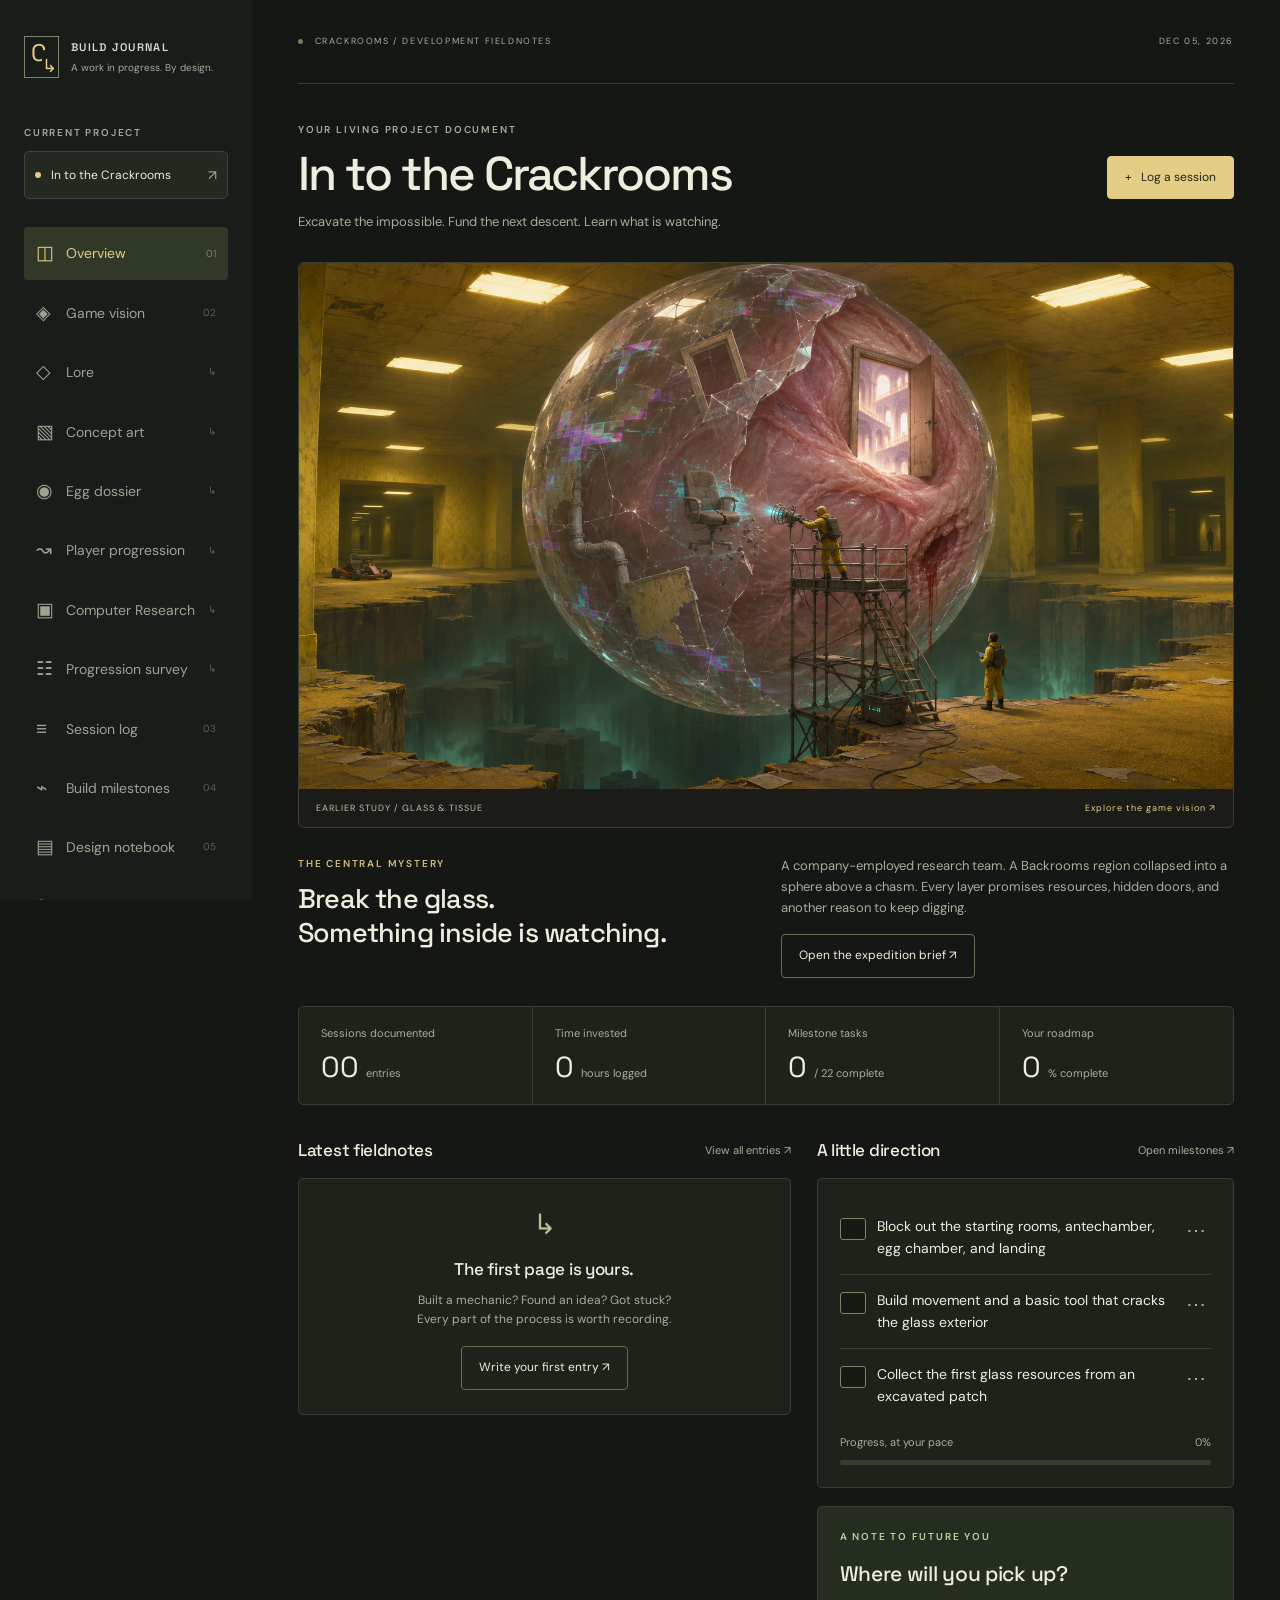
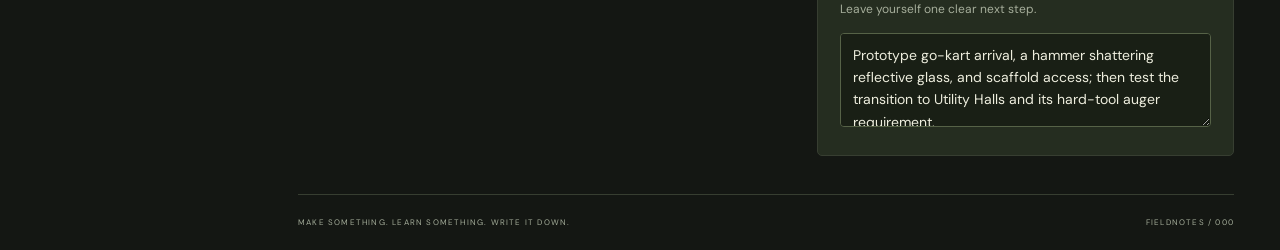
<file: docs/index.html>
<!doctype html>
<html lang="en"><head><meta charset="utf-8"><meta name="viewport" content="width=device-width,initial-scale=1"><meta name="theme-color" content="#141713"><meta name="color-scheme" content="dark"><meta name="description" content="The living development journal for In to the Crackrooms: excavate a mysterious egg, build scaffolding, and uncover what watches from within."><title>In to the Crackrooms — Build journal</title><link rel="stylesheet" href="style.css"></head>
<body>
<div class="shell">
<aside class="sidebar"><a class="brand" href="#overview"><span class="brand-mark">C<span>↳</span></span><span>BUILD JOURNAL<small>A work in progress. By design.</small></span></a><div class="project-label">CURRENT PROJECT</div><button id="project-settings" class="project-button"><span class="project-dot"></span><span id="project-name"></span><span class="muted">↗</span></button><nav aria-label="Journal sections"><a href="#overview" data-view="overview"><span>◫</span> Overview <small>01</small></a><a href="#vision" data-view="vision"><span>◈</span> Game vision <small>02</small></a><a href="#lore" data-view="lore"><span>◇</span> Lore <small>↳</small></a><a href="#art" data-view="art"><span>▧</span> Concept art <small>↳</small></a><a href="#egg" data-view="egg"><span>◉</span> Egg dossier <small>↳</small></a><a href="#progression" data-view="progression"><span>↝</span> Player progression <small>↳</small></a><a href="#research" data-view="research"><span>▣</span> Computer Research <small>↳</small></a><a href="#survey" data-view="survey"><span>☷</span> Progression survey <small>↳</small></a><a href="#journal" data-view="journal"><span>≡</span> Session log <small>03</small></a><a href="#roadmap" data-view="roadmap"><span>⌁</span> Build milestones <small>04</small></a><a href="#notebook" data-view="notebook"><span>▤</span> Design notebook <small>05</small></a><a href="possi-notes.html" data-view="possi-notes"><span aria-hidden="true">✎</span> Possi Notes</a><a href="matt-notes.html" data-view="matt-notes"><span aria-hidden="true">✎</span> Matt Notes</a><a href="michael-notes.html" data-view="michael-notes"><span aria-hidden="true">✎</span> Michael Notes</a></nav><div class="sidebar-bottom"><div class="save-state" id="save-state" role="status">● Saved on this device</div><p>Your small steps belong here.</p><button class="text-button" id="export">↓ Export backup</button><button class="text-button" id="import">↑ Restore backup</button><input type="file" id="import-file" accept="application/json,.json" hidden><div class="storage-note">Browser-local storage · no account sync<br>Export a backup before switching devices.</div></div></aside>
<main><header class="topbar"><span><span class="live-dot"></span> CRACKROOMS / DEVELOPMENT FIELDNOTES</span><span id="today"></span></header><div id="content"></div><footer><span>MAKE SOMETHING. LEARN SOMETHING. WRITE IT DOWN.</span><span id="footer-count">FIELDNOTES / 001</span></footer></main>
</div>
<dialog id="editor"><form id="editor-form"><div class="modal-head"><span class="eyebrow" id="modal-kicker">FIELD ENTRY</span><button type="button" class="icon-button" id="close-modal" aria-label="Close dialog">×</button></div><h2 id="modal-title"></h2><div id="modal-fields"></div><div class="modal-actions"><button type="button" class="button secondary" id="cancel-modal">Cancel</button><button type="submit" class="button" id="modal-submit">Save entry ↗</button></div></form></dialog><dialog id="art-viewer" aria-labelledby="art-viewer-title" aria-describedby="art-viewer-caption"><div class="art-viewer-head"><p id="art-viewer-position" aria-live="polite"></p><button class="icon-button" id="art-viewer-close" aria-label="Close image viewer">×</button></div><img id="art-viewer-image" alt="" width="1536" height="1024"><div class="art-viewer-details"><h2 id="art-viewer-title"></h2><p id="art-viewer-caption"></p><p id="art-viewer-question"></p><div class="art-viewer-actions"><button class="button secondary" id="art-viewer-prev" aria-label="Previous image">← Previous</button><a id="art-viewer-original" target="_blank" rel="noopener">Full-resolution image ↗</a><button class="button secondary" id="art-viewer-next" aria-label="Next image">Next →</button></div><small>Use ← / → to browse this selection · Escape to close</small></div></dialog><div id="toast" role="status"></div><script src="design-revision-four.js"></script><script src="design-content.js"></script><script src="progression-survey.js"></script><script src="lore.js"></script><script src="concept-art.js"></script><script src="app.js?v=developer-notes-1"></script></body></html>
</file>
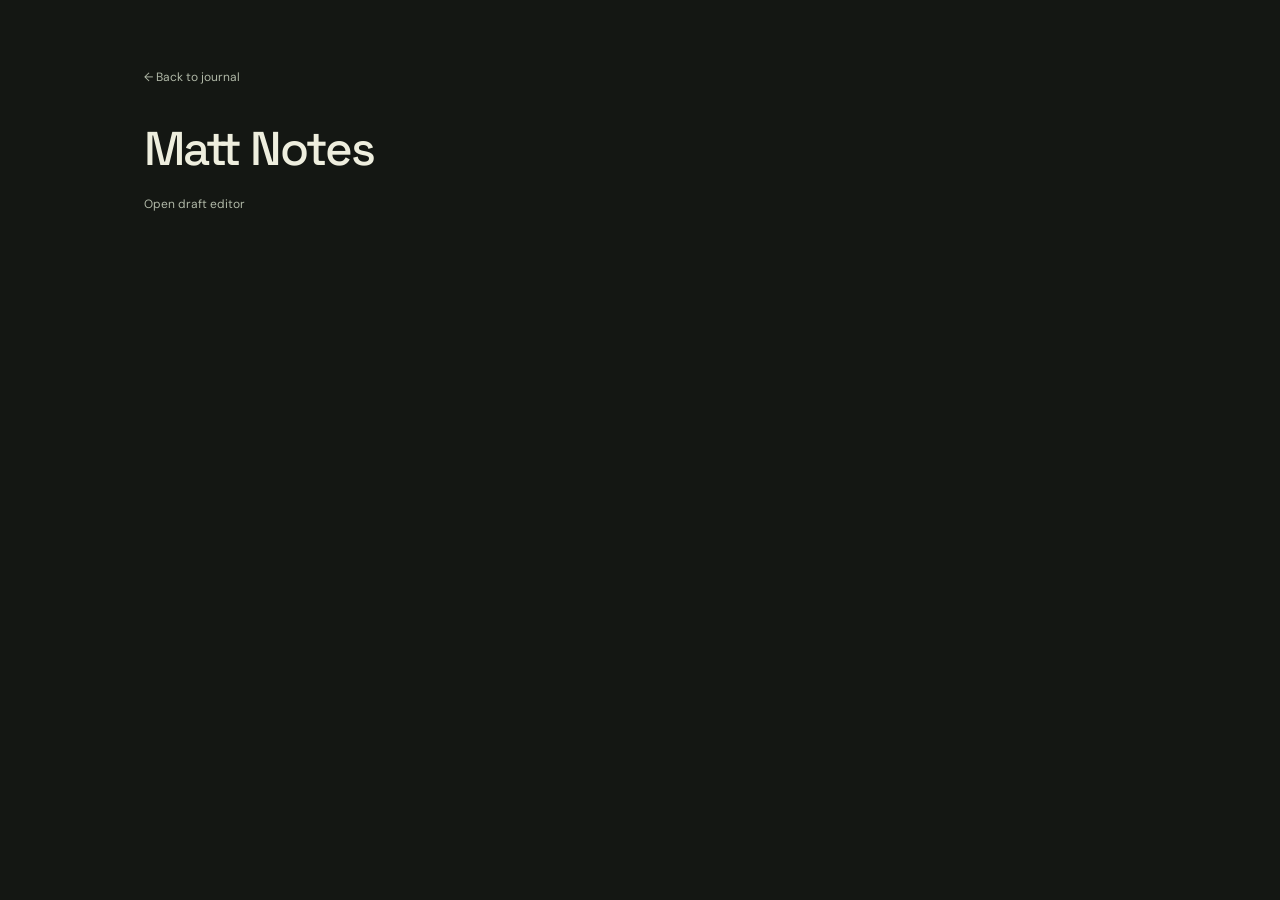
<file: docs/matt-notes.html>
<!doctype html>
<html lang="en">
<head>
  <meta charset="utf-8">
  <meta name="viewport" content="width=device-width, initial-scale=1">
  <meta name="color-scheme" content="dark">
  <title>Matt Notes — In to the Crackrooms</title>
  <link rel="stylesheet" href="style.css">
</head>
<body>
  <main class="developer-sheet">
    <a class="text-button" href="./">← Back to journal</a>
    <h1>Matt Notes</h1>
    <a class="text-button" href="index.html#matt-notes">Open draft editor</a>
  </main>
</body>
</html>
</file>
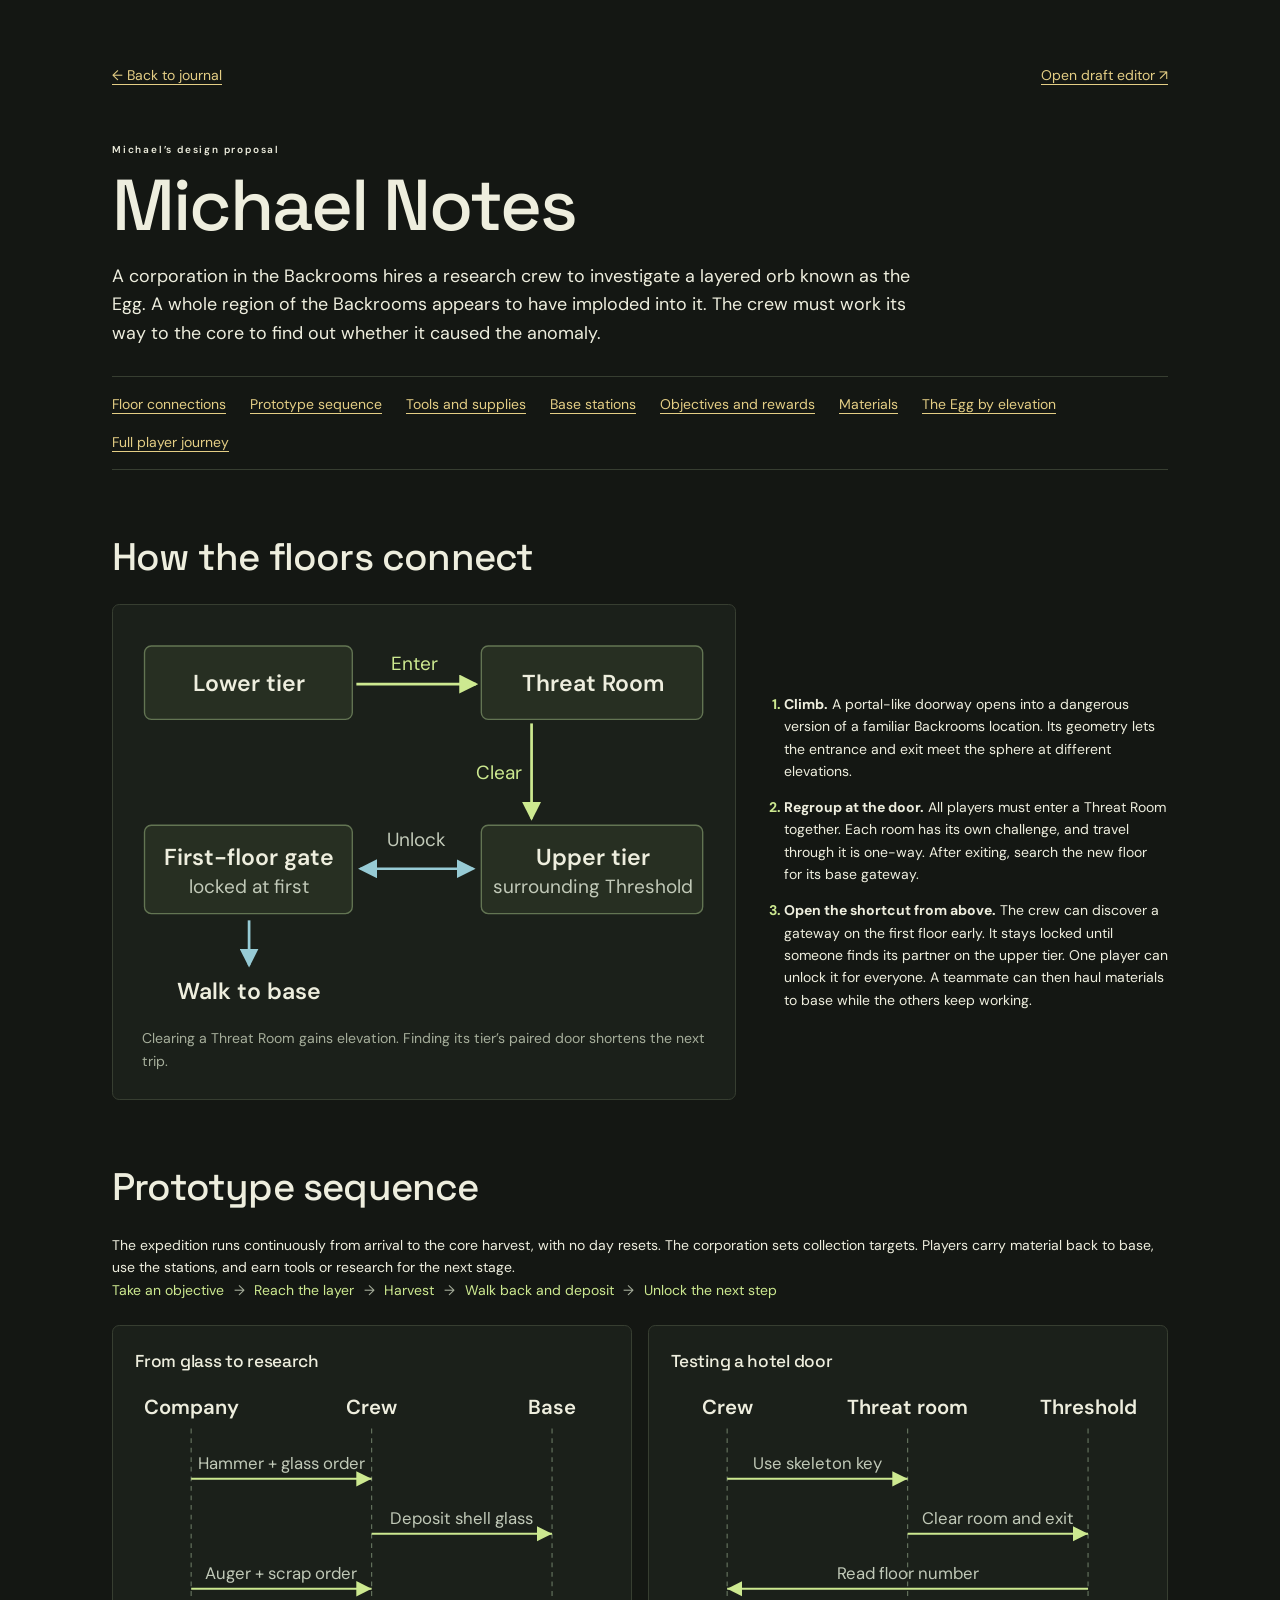
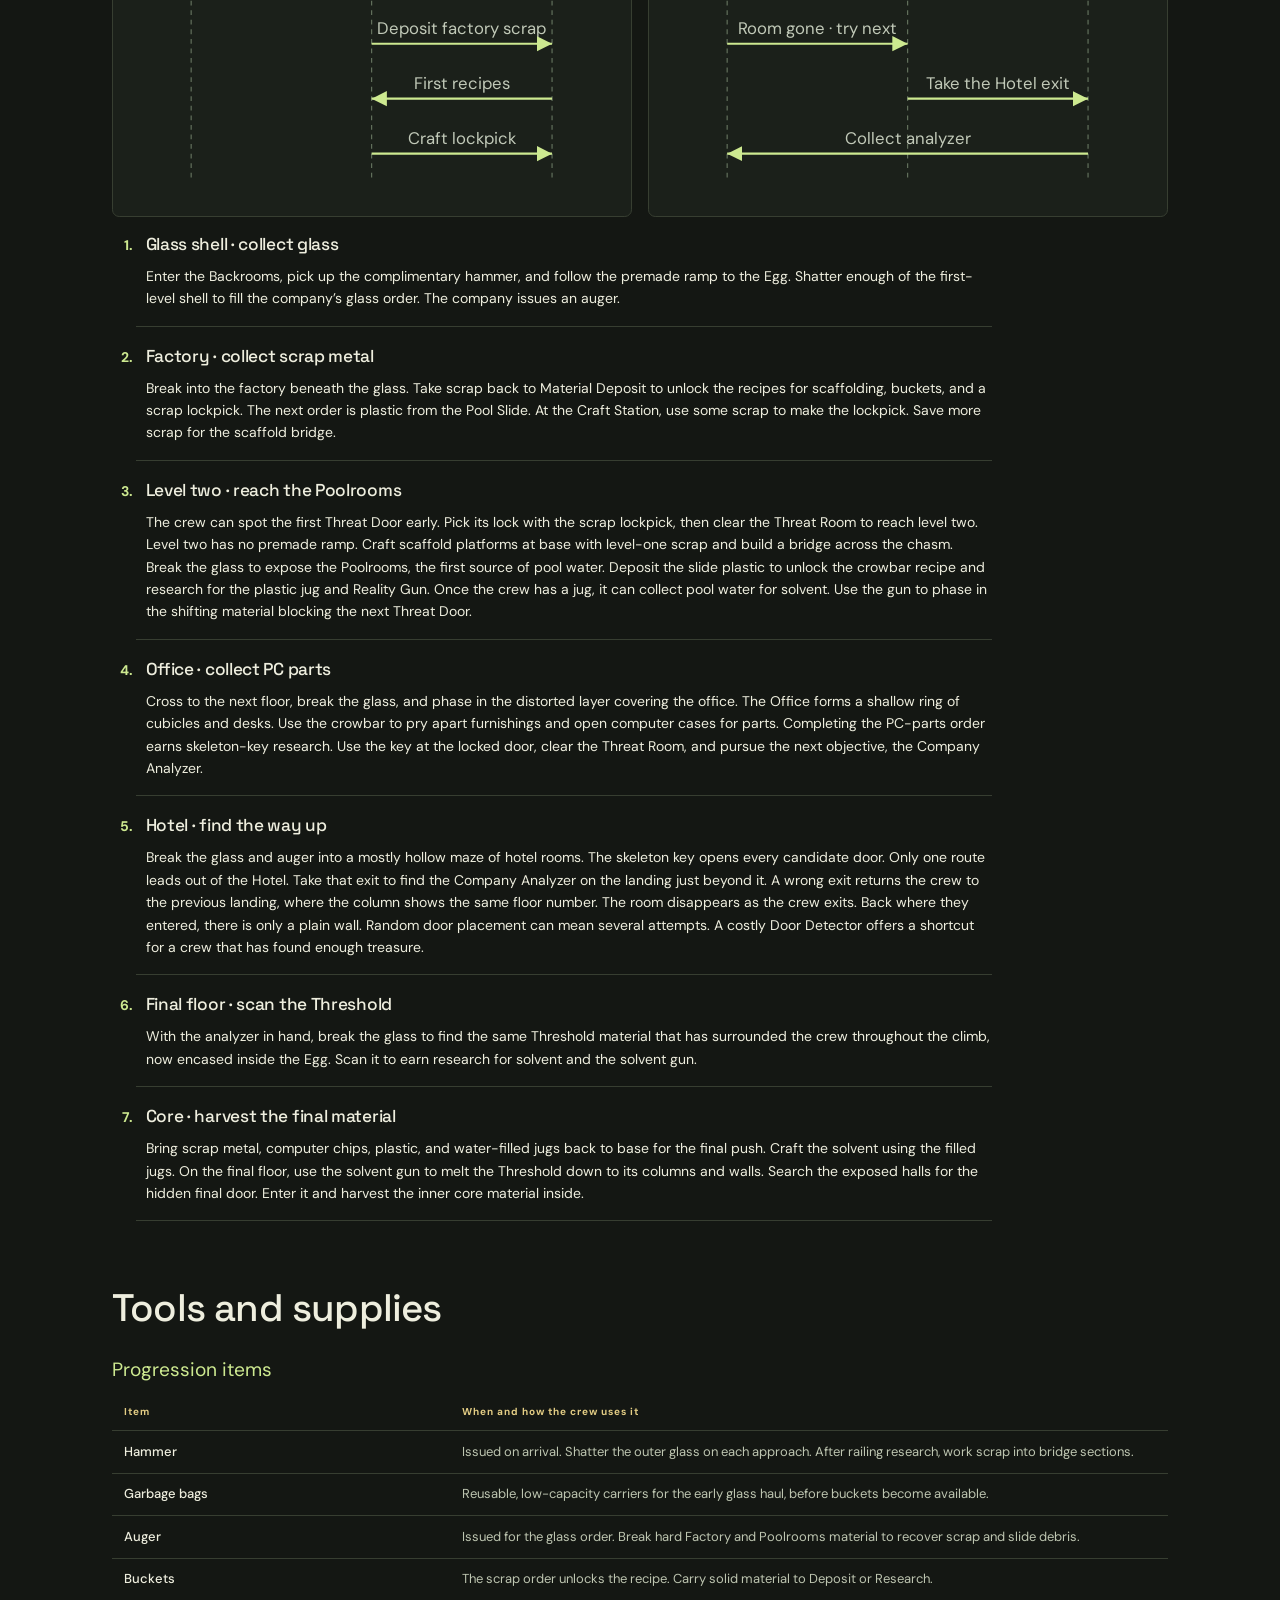
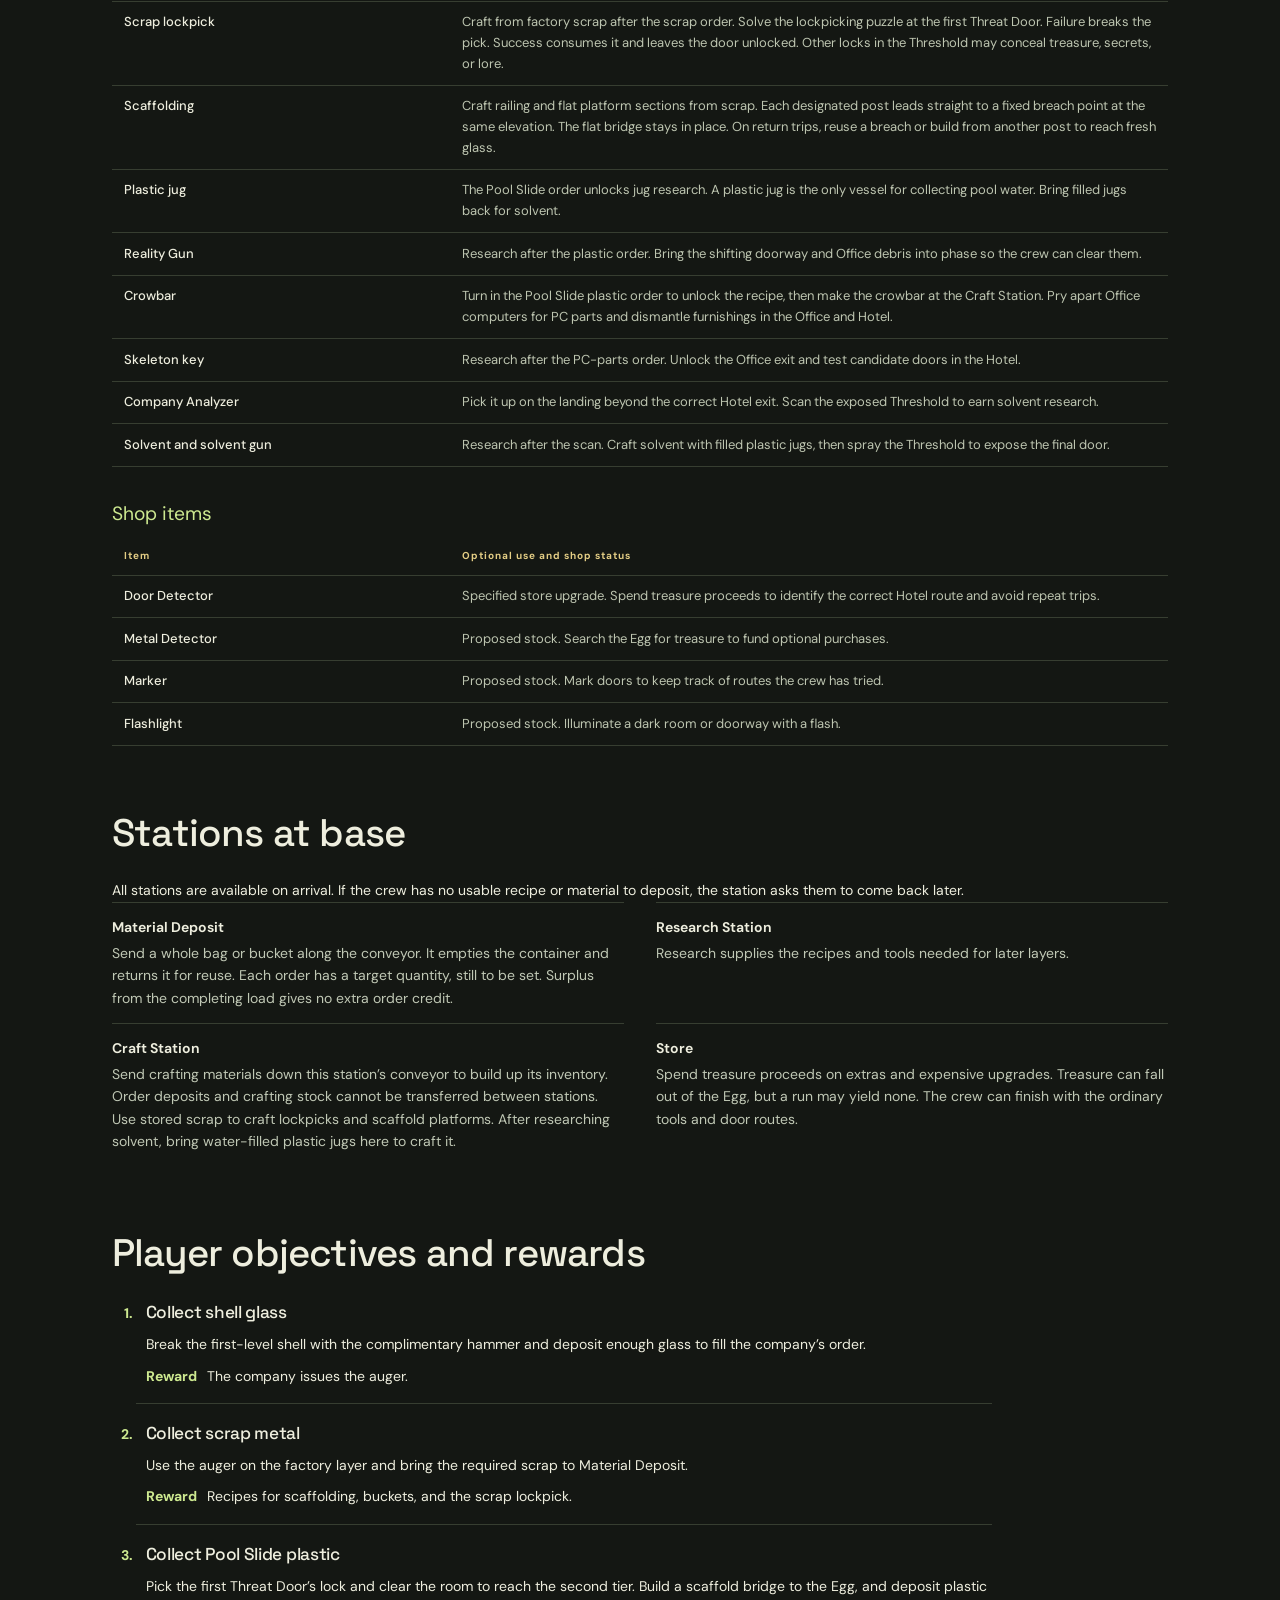
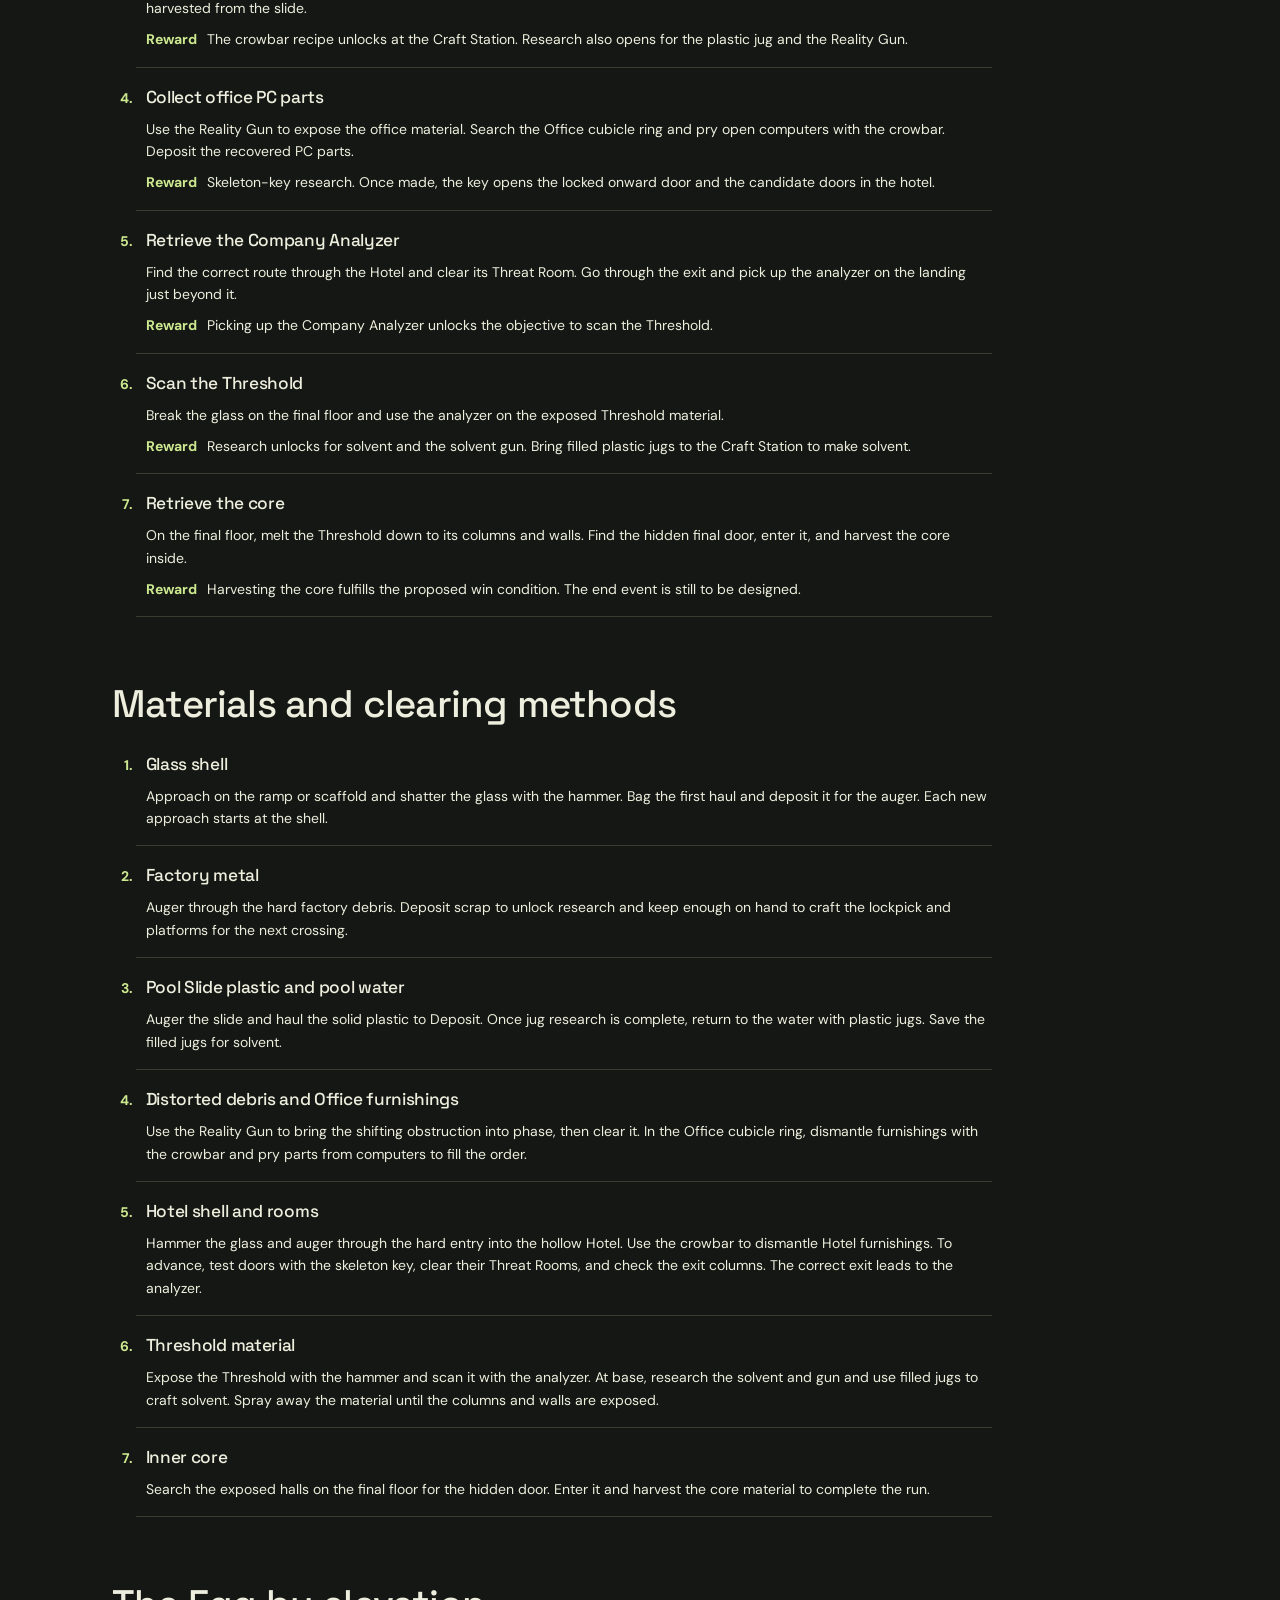
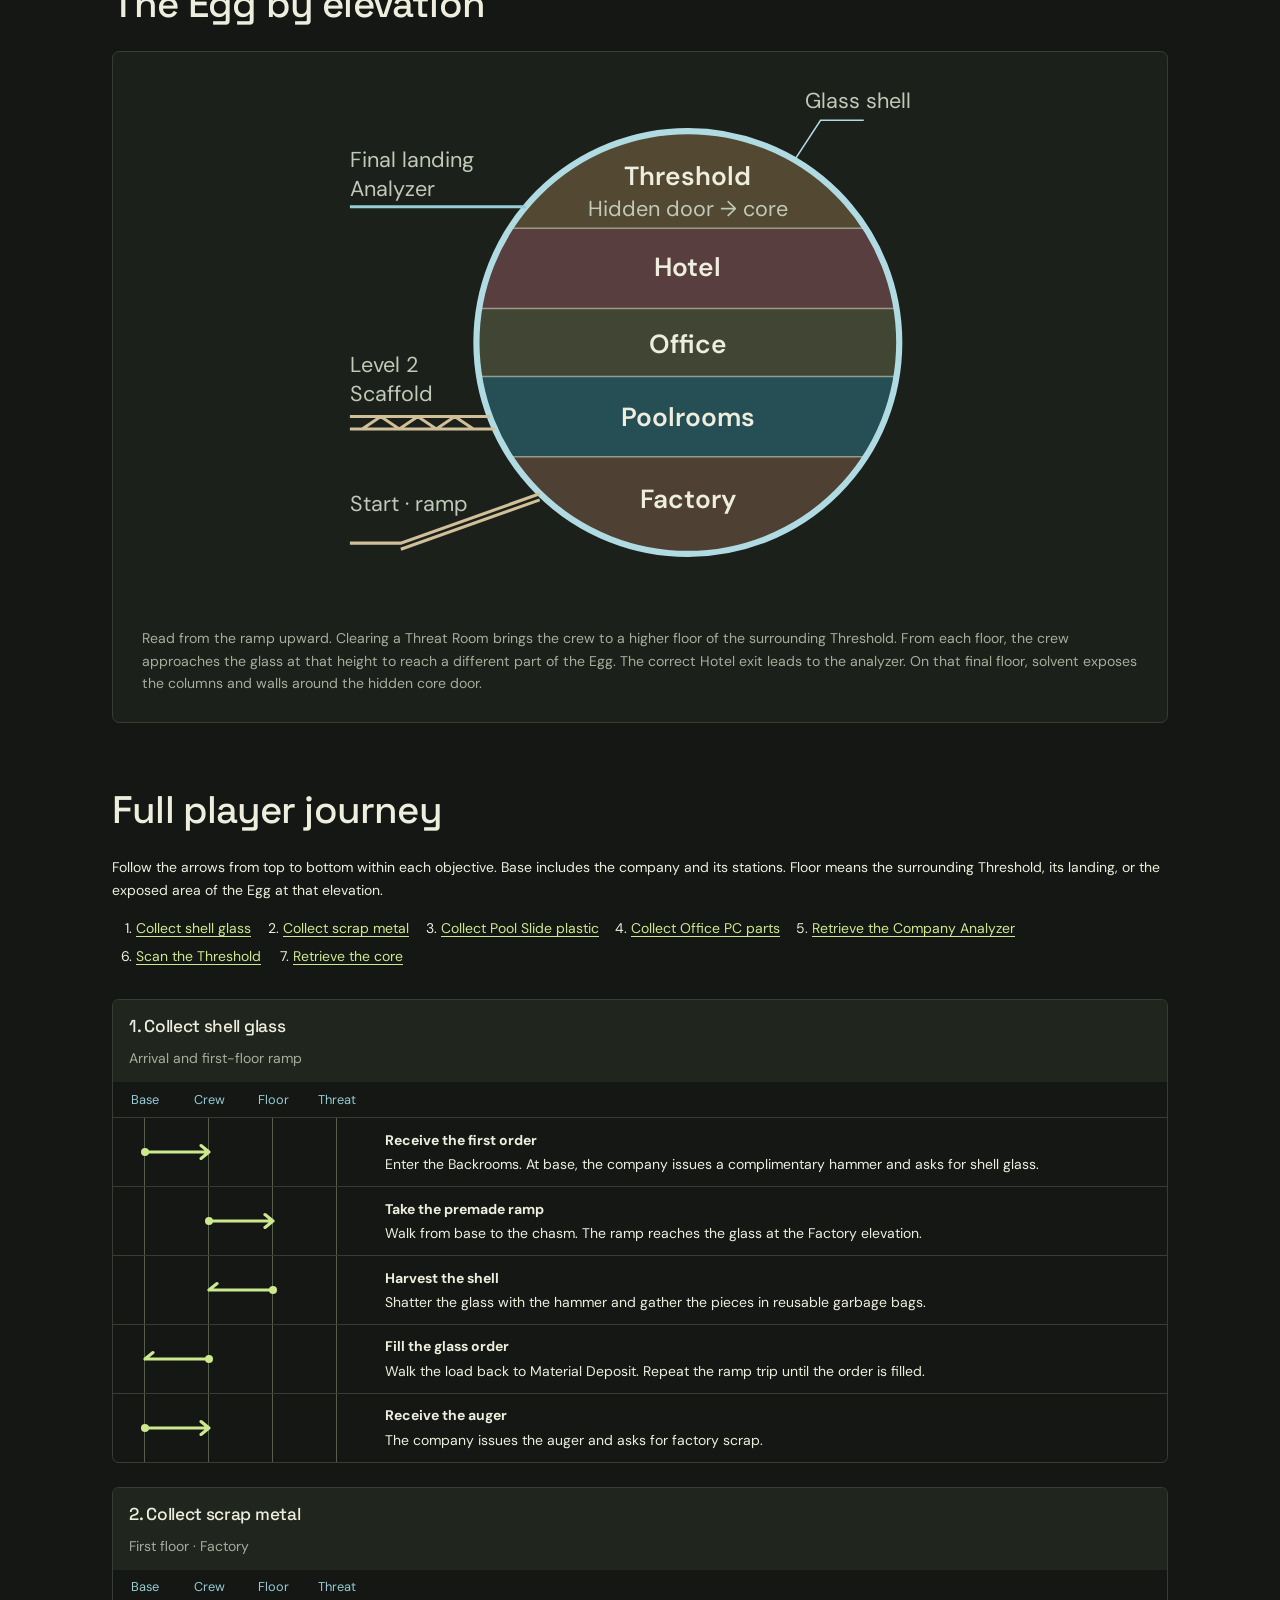
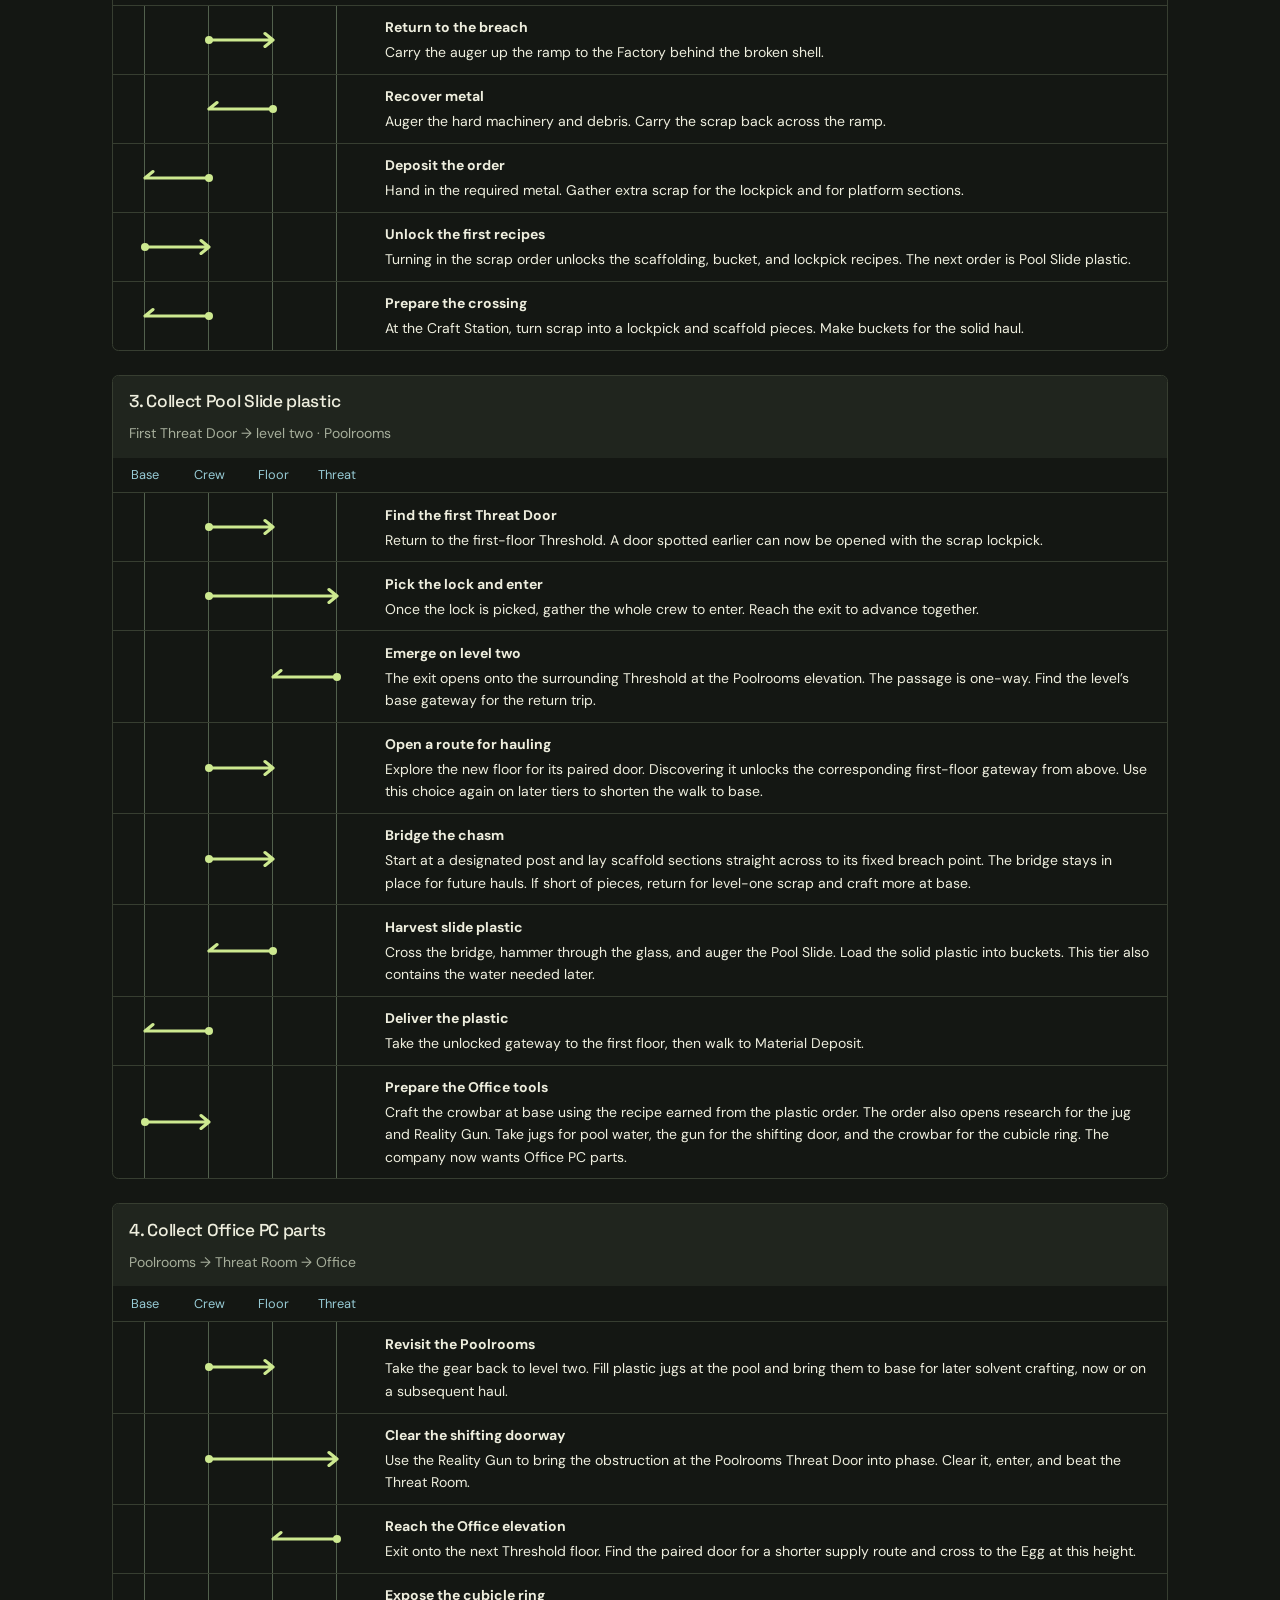
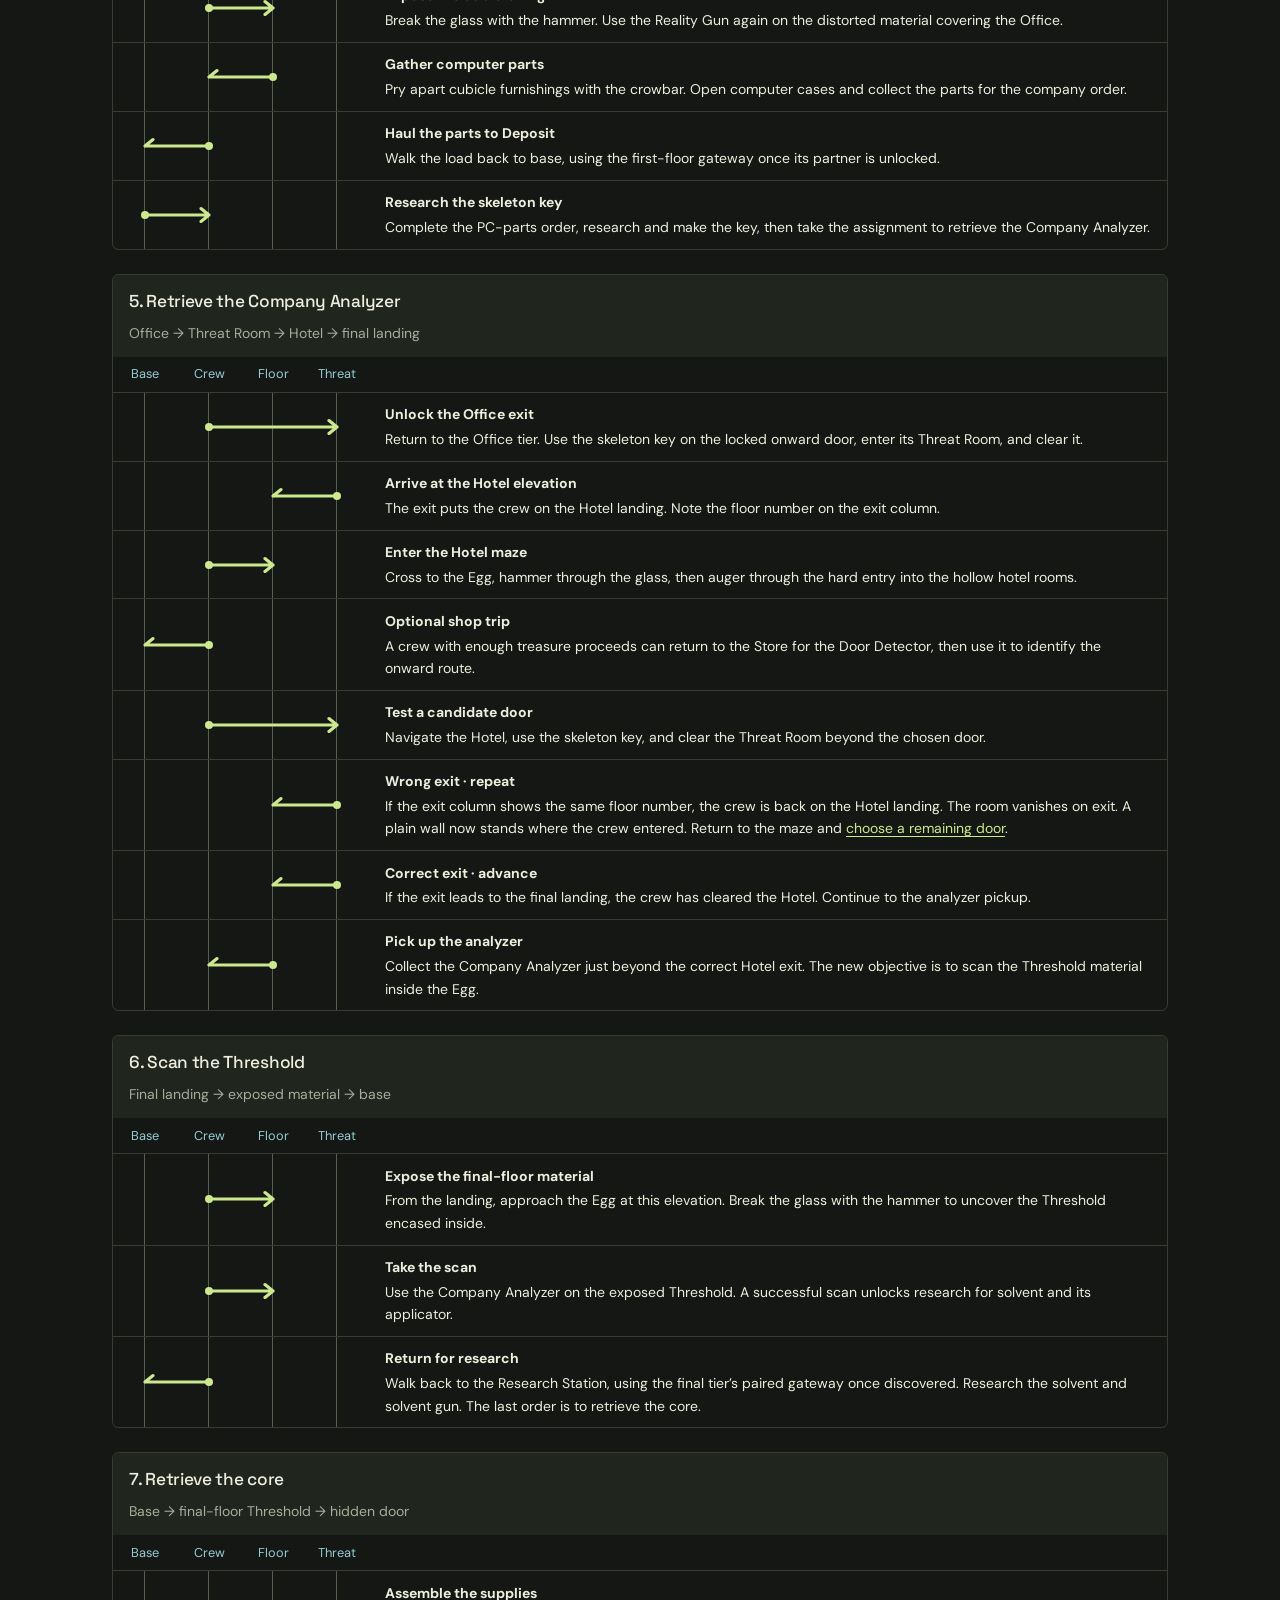
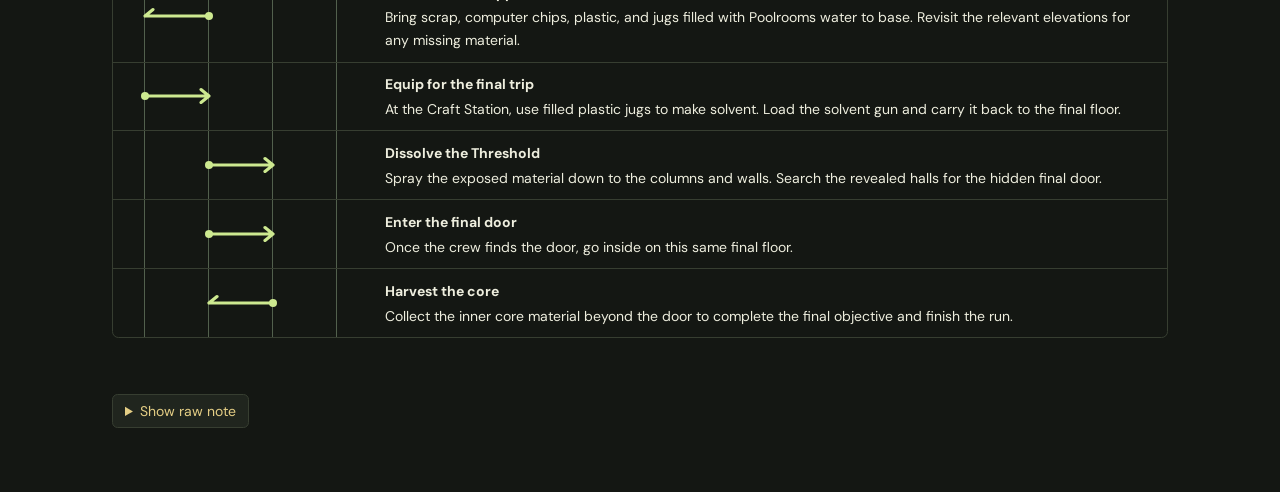
<file: docs/michael-notes.html>
<!doctype html>
<html lang="en">
<head>
  <meta charset="utf-8">
  <meta name="viewport" content="width=device-width, initial-scale=1">
  <meta name="color-scheme" content="dark">
  <title>Michael Notes — In to the Crackrooms</title>
  <link rel="stylesheet" href="style.css">
  <link rel="stylesheet" href="michael-notes.css">
</head>
<body>
  <main class="developer-sheet michael-sheet">
    <div class="sheet-links"><a href="./">← Back to journal</a><a href="index.html#michael-notes">Open draft editor ↗</a></div>
    <header class="sheet-intro">
      <div class="eyebrow">Michael’s design proposal</div>
      <h1>Michael Notes</h1>
      <p>A corporation in the Backrooms hires a research crew to investigate a layered orb known as the Egg. A whole region of the Backrooms appears to have imploded into it. The crew must work its way to the core to find out whether it caused the anomaly.</p>
    </header>
    <div class="jump-links" aria-label="On this page"><a href="#route">Floor connections</a><a href="#prototype">Prototype sequence</a><a href="#equipment">Tools and supplies</a><a href="#stations">Base stations</a><a href="#objectives">Objectives and rewards</a><a href="#materials">Materials</a><a href="#sphere">The Egg by elevation</a><a href="#full-sequence">Full player journey</a></div>
    <section id="route">
      <h2>How the floors connect</h2>
      <div class="map-grid">
        <figure class="drawing">
          <svg viewBox="0 0 425 285" role="img" aria-labelledby="route-title route-desc">
            <title id="route-title">Threat Room passage and first-floor shortcut</title>
            <desc id="route-desc">From a lower tier, the crew enters and clears a Threat Room to reach the upper Threshold. The whole crew enters together and the passage is one-way. Finding the paired door on the upper tier opens a two-way shortcut to a previously locked first-floor gateway. Base is a walk from that gateway.</desc>
            <defs>
              <marker id="up-arrow" viewBox="0 0 8 8" refX="7" refY="4" markerWidth="7" markerHeight="7" orient="auto"><path d="M0 0 L8 4 L0 8" fill="#cde990"/></marker>
              <marker id="back-arrow" viewBox="0 0 8 8" refX="7" refY="4" markerWidth="7" markerHeight="7" orient="auto-start-reverse"><path d="M0 0 L8 4 L0 8" fill="#97cbd5"/></marker>
            </defs>
            <g text-anchor="middle">
              <rect x="7" y="14" width="153" height="54" rx="5" class="route-box"/><text x="84" y="47" class="route-name">Lower tier</text>
              <rect x="255" y="14" width="163" height="54" rx="5" class="route-box"/><text x="337" y="47" class="route-name">Threat Room</text>
              <rect x="255" y="146" width="163" height="65" rx="5" class="route-box"/><text x="337" y="175" class="route-name">Upper tier</text><text x="337" y="196" class="route-small">surrounding Threshold</text>
              <rect x="7" y="146" width="153" height="65" rx="5" class="route-box"/><text x="84" y="175" class="route-name">First-floor gate</text><text x="84" y="196" class="route-small">locked at first</text>
              <path d="M163 42 H251" stroke="#cde990" stroke-width="2" marker-end="url(#up-arrow)"/><text x="206" y="32" class="route-label">Enter</text>
              <path d="M292 71 V141" stroke="#cde990" stroke-width="2" marker-end="url(#up-arrow)"/><text x="268" y="112" class="route-label">Clear</text>
              <path d="M166 178 H249" stroke="#97cbd5" stroke-width="2" marker-start="url(#back-arrow)" marker-end="url(#back-arrow)"/><text x="207" y="161" class="route-small">Unlock</text>
              <path d="M84 216 V249" stroke="#97cbd5" stroke-width="2" marker-end="url(#back-arrow)"/><text x="84" y="274" class="route-name">Walk to base</text>
            </g>
          </svg>
          <figcaption>Clearing a Threat Room gains elevation. Finding its tier’s paired door shortens the next trip.</figcaption>
        </figure>
        <ol class="flow-notes">
          <li><strong>Climb.</strong> A portal-like doorway opens into a dangerous version of a familiar Backrooms location. Its geometry lets the entrance and exit meet the sphere at different elevations.</li>
          <li><strong>Regroup at the door.</strong> All players must enter a Threat Room together. Each room has its own challenge, and travel through it is one-way. After exiting, search the new floor for its base gateway.</li>
          <li><strong>Open the shortcut from above.</strong> The crew can discover a gateway on the first floor early. It stays locked until someone finds its partner on the upper tier. One player can unlock it for everyone. A teammate can then haul materials to base while the others keep working.</li>
        </ol>
      </div>
    </section>
    <section id="prototype">
      <h2>Prototype sequence</h2>
      <p>The expedition runs continuously from arrival to the core harvest, with no day resets. The corporation sets collection targets. Players carry material back to base, use the stations, and earn tools or research for the next stage.</p>
      <ul class="chain" aria-label="Collection cycle"><li>Take an objective</li><li>Reach the layer</li><li>Harvest</li><li>Walk back and deposit</li><li>Unlock the next step</li></ul>
      <div class="sequence-grid">
        <figure class="drawing">
  <h3>From glass to research</h3>
  <svg viewBox="0 0 396 344" role="img" aria-labelledby="scrap-desc">
    <title id="scrap-desc">The company issues a hammer and a glass order. The crew deposits glass, receives an auger, and returns with factory scrap. The first recipes unlock. The crew can craft a lockpick from scrap to open the first Threat Door.</title>
    <defs><marker id="scrap-head" viewBox="0 0 9 8" refX="8" refY="4" markerWidth="8" markerHeight="8" orient="auto"><path d="M0 0 L8 4 L0 8 Z" fill="#cde990"/></marker></defs>
    <text x="47" y="27" text-anchor="middle" class="route-name">Company</text><path d="M47 39 V334" stroke="#62705c" stroke-dasharray="4 4"/>
    <text x="198" y="27" text-anchor="middle" class="route-name">Crew</text><path d="M198 39 V334" stroke="#62705c" stroke-dasharray="4 4"/>
    <text x="349" y="27" text-anchor="middle" class="route-name">Base</text><path d="M349 39 V334" stroke="#62705c" stroke-dasharray="4 4"/>
    <text x="122.5" y="73" text-anchor="middle" class="route-small">Hammer + glass order</text><path d="M47 81 H198" stroke="#cde990" stroke-width="1.8" marker-end="url(#scrap-head)"/>
    <text x="273.5" y="119" text-anchor="middle" class="route-small">Deposit shell glass</text><path d="M198 127 H349" stroke="#cde990" stroke-width="1.8" marker-end="url(#scrap-head)"/>
    <text x="122.5" y="165" text-anchor="middle" class="route-small">Auger + scrap order</text><path d="M47 173 H198" stroke="#cde990" stroke-width="1.8" marker-end="url(#scrap-head)"/>
    <text x="273.5" y="211" text-anchor="middle" class="route-small">Deposit factory scrap</text><path d="M198 219 H349" stroke="#cde990" stroke-width="1.8" marker-end="url(#scrap-head)"/>
    <text x="273.5" y="257" text-anchor="middle" class="route-small">First recipes</text><path d="M349 265 H198" stroke="#cde990" stroke-width="1.8" marker-end="url(#scrap-head)"/>
    <text x="273.5" y="303" text-anchor="middle" class="route-small">Craft lockpick</text><path d="M198 311 H349" stroke="#cde990" stroke-width="1.8" marker-end="url(#scrap-head)"/>
  </svg>
</figure>
        <figure class="drawing">
  <h3>Testing a hotel door</h3>
  <svg viewBox="0 0 396 344" role="img" aria-labelledby="hotel-desc">
    <title id="hotel-desc">After the crew opens a hotel door with the skeleton key and clears the Threat Room, the exit column shows the floor. A wrong exit returns the crew to the Hotel landing. As the crew exits, that Threat Room disappears and a plain wall takes the place of its entrance. The crew must try a remaining door. The crew finds the Company Analyzer on the landing just beyond the correct Hotel exit.</title>
    <defs><marker id="hotel-head" viewBox="0 0 9 8" refX="8" refY="4" markerWidth="8" markerHeight="8" orient="auto"><path d="M0 0 L8 4 L0 8 Z" fill="#cde990"/></marker></defs>
    <text x="47" y="27" text-anchor="middle" class="route-name">Crew</text><path d="M47 39 V334" stroke="#62705c" stroke-dasharray="4 4"/>
    <text x="198" y="27" text-anchor="middle" class="route-name">Threat room</text><path d="M198 39 V334" stroke="#62705c" stroke-dasharray="4 4"/>
    <text x="349" y="27" text-anchor="middle" class="route-name">Threshold</text><path d="M349 39 V334" stroke="#62705c" stroke-dasharray="4 4"/>
    <text x="122.5" y="73" text-anchor="middle" class="route-small">Use skeleton key</text><path d="M47 81 H198" stroke="#cde990" stroke-width="1.8" marker-end="url(#hotel-head)"/>
    <text x="273.5" y="119" text-anchor="middle" class="route-small">Clear room and exit</text><path d="M198 127 H349" stroke="#cde990" stroke-width="1.8" marker-end="url(#hotel-head)"/>
    <text x="198" y="165" text-anchor="middle" class="route-small">Read floor number</text><path d="M349 173 H47" stroke="#cde990" stroke-width="1.8" marker-end="url(#hotel-head)"/>
    <text x="122.5" y="211" text-anchor="middle" class="route-small">Room gone · try next</text><path d="M47 219 H198" stroke="#cde990" stroke-width="1.8" marker-end="url(#hotel-head)"/>
    <text x="273.5" y="257" text-anchor="middle" class="route-small">Take the Hotel exit</text><path d="M198 265 H349" stroke="#cde990" stroke-width="1.8" marker-end="url(#hotel-head)"/>
    <text x="198" y="303" text-anchor="middle" class="route-small">Collect analyzer</text><path d="M349 311 H47" stroke="#cde990" stroke-width="1.8" marker-end="url(#hotel-head)"/>
  </svg>
</figure>
      </div>
      <ol class="stage-list">
        <li><h3>Glass shell · collect glass</h3><p>Enter the Backrooms, pick up the complimentary hammer, and follow the premade ramp to the Egg. Shatter enough of the first-level shell to fill the company’s glass order. The company issues an auger.</p></li>
        <li><h3>Factory · collect scrap metal</h3><p>Break into the factory beneath the glass. Take scrap back to Material Deposit to unlock the recipes for scaffolding, buckets, and a scrap lockpick. The next order is plastic from the Pool Slide. At the Craft Station, use some scrap to make the lockpick. Save more scrap for the scaffold bridge.</p></li>
        <li><h3>Level two · reach the Poolrooms</h3><p>The crew can spot the first Threat Door early. Pick its lock with the scrap lockpick, then clear the Threat Room to reach level two. Level two has no premade ramp. Craft scaffold platforms at base with level-one scrap and build a bridge across the chasm. Break the glass to expose the Poolrooms, the first source of pool water. Deposit the slide plastic to unlock the crowbar recipe and research for the plastic jug and Reality Gun. Once the crew has a jug, it can collect pool water for solvent. Use the gun to phase in the shifting material blocking the next Threat Door.</p></li>
        <li><h3>Office · collect PC parts</h3><p>Cross to the next floor, break the glass, and phase in the distorted layer covering the office. The Office forms a shallow ring of cubicles and desks. Use the crowbar to pry apart furnishings and open computer cases for parts. Completing the PC-parts order earns skeleton-key research. Use the key at the locked door, clear the Threat Room, and pursue the next objective, the Company Analyzer.</p></li>
        <li><h3>Hotel · find the way up</h3><p>Break the glass and auger into a mostly hollow maze of hotel rooms. The skeleton key opens every candidate door. Only one route leads out of the Hotel. Take that exit to find the Company Analyzer on the landing just beyond it. A wrong exit returns the crew to the previous landing, where the column shows the same floor number. The room disappears as the crew exits. Back where they entered, there is only a plain wall. Random door placement can mean several attempts. A costly Door Detector offers a shortcut for a crew that has found enough treasure.</p></li>
        <li><h3>Final floor · scan the Threshold</h3><p>With the analyzer in hand, break the glass to find the same Threshold material that has surrounded the crew throughout the climb, now encased inside the Egg. Scan it to earn research for solvent and the solvent gun.</p></li>
        <li><h3>Core · harvest the final material</h3><p>Bring scrap metal, computer chips, plastic, and water-filled jugs back to base for the final push. Craft the solvent using the filled jugs. On the final floor, use the solvent gun to melt the Threshold down to its columns and walls. Search the exposed halls for the hidden final door. Enter it and harvest the inner core material inside.</p></li>
      </ol>
    </section>
    <section id="equipment">
      <h2>Tools and supplies</h2>
      <table class="kit-table">
        <caption>Progression items</caption>
        <thead><tr><th scope="col">Item</th><th scope="col">When and how the crew uses it</th></tr></thead>
        <tbody>
          <tr><th scope="row">Hammer</th><td>Issued on arrival. Shatter the outer glass on each approach. After railing research, work scrap into bridge sections.</td></tr>
          <tr><th scope="row">Garbage bags</th><td>Reusable, low-capacity carriers for the early glass haul, before buckets become available.</td></tr>
          <tr><th scope="row">Auger</th><td>Issued for the glass order. Break hard Factory and Poolrooms material to recover scrap and slide debris.</td></tr>
          <tr><th scope="row">Buckets</th><td>The scrap order unlocks the recipe. Carry solid material to Deposit or Research.</td></tr>
          <tr><th scope="row">Scrap lockpick</th><td>Craft from factory scrap after the scrap order. Solve the lockpicking puzzle at the first Threat Door. Failure breaks the pick. Success consumes it and leaves the door unlocked. Other locks in the Threshold may conceal treasure, secrets, or lore.</td></tr>
          <tr><th scope="row">Scaffolding</th><td>Craft railing and flat platform sections from scrap. Each designated post leads straight to a fixed breach point at the same elevation. The flat bridge stays in place. On return trips, reuse a breach or build from another post to reach fresh glass.</td></tr>
          <tr><th scope="row">Plastic jug</th><td>The Pool Slide order unlocks jug research. A plastic jug is the only vessel for collecting pool water. Bring filled jugs back for solvent.</td></tr>
          <tr><th scope="row">Reality Gun</th><td>Research after the plastic order. Bring the shifting doorway and Office debris into phase so the crew can clear them.</td></tr>
          <tr><th scope="row">Crowbar</th><td>Turn in the Pool Slide plastic order to unlock the recipe, then make the crowbar at the Craft Station. Pry apart Office computers for PC parts and dismantle furnishings in the Office and Hotel.</td></tr>
          <tr><th scope="row">Skeleton key</th><td>Research after the PC-parts order. Unlock the Office exit and test candidate doors in the Hotel.</td></tr>
          <tr><th scope="row">Company Analyzer</th><td>Pick it up on the landing beyond the correct Hotel exit. Scan the exposed Threshold to earn solvent research.</td></tr>
          <tr><th scope="row">Solvent and solvent gun</th><td>Research after the scan. Craft solvent with filled plastic jugs, then spray the Threshold to expose the final door.</td></tr>
        </tbody>
      </table>
      <table class="kit-table">
        <caption>Shop items</caption>
        <thead><tr><th scope="col">Item</th><th scope="col">Optional use and shop status</th></tr></thead>
        <tbody>
          <tr><th scope="row">Door Detector</th><td>Specified store upgrade. Spend treasure proceeds to identify the correct Hotel route and avoid repeat trips.</td></tr>
          <tr><th scope="row">Metal Detector</th><td>Proposed stock. Search the Egg for treasure to fund optional purchases.</td></tr>
          <tr><th scope="row">Marker</th><td>Proposed stock. Mark doors to keep track of routes the crew has tried.</td></tr>
          <tr><th scope="row">Flashlight</th><td>Proposed stock. Illuminate a dark room or doorway with a flash.</td></tr>
        </tbody>
      </table>
    </section>
    <section id="stations">
      <h2>Stations at base</h2>
      <p>All stations are available on arrival. If the crew has no usable recipe or material to deposit, the station asks them to come back later.</p>
      <dl class="inventory">
        <div><dt>Material Deposit</dt><dd>Send a whole bag or bucket along the conveyor. It empties the container and returns it for reuse. Each order has a target quantity, still to be set. Surplus from the completing load gives no extra order credit.</dd></div>
        <div><dt>Research Station</dt><dd>Research supplies the recipes and tools needed for later layers.</dd></div>
        <div><dt>Craft Station</dt><dd>Send crafting materials down this station’s conveyor to build up its inventory. Order deposits and crafting stock cannot be transferred between stations. Use stored scrap to craft lockpicks and scaffold platforms. After researching solvent, bring water-filled plastic jugs here to craft it.</dd></div>
        <div><dt>Store</dt><dd>Spend treasure proceeds on extras and expensive upgrades. Treasure can fall out of the Egg, but a run may yield none. The crew can finish with the ordinary tools and door routes.</dd></div>
      </dl>
    </section>
    <section id="objectives">
      <h2>Player objectives and rewards</h2>
      <ol class="stage-list">
        <li>
          <h3>Collect shell glass</h3>
          <p>Break the first-level shell with the complimentary hammer and deposit enough glass to fill the company’s order.</p>
          <p class="objective-reward"><strong>Reward</strong> The company issues the auger.</p>
        </li>
        <li>
          <h3>Collect scrap metal</h3>
          <p>Use the auger on the factory layer and bring the required scrap to Material Deposit.</p>
          <p class="objective-reward"><strong>Reward</strong> Recipes for scaffolding, buckets, and the scrap lockpick.</p>
        </li>
        <li>
          <h3>Collect Pool Slide plastic</h3>
          <p>Pick the first Threat Door’s lock and clear the room to reach the second tier. Build a scaffold bridge to the Egg, and deposit plastic harvested from the slide.</p>
          <p class="objective-reward"><strong>Reward</strong> The crowbar recipe unlocks at the Craft Station. Research also opens for the plastic jug and the Reality Gun.</p>
        </li>
        <li>
          <h3>Collect office PC parts</h3>
          <p>Use the Reality Gun to expose the office material. Search the Office cubicle ring and pry open computers with the crowbar. Deposit the recovered PC parts.</p>
          <p class="objective-reward"><strong>Reward</strong> Skeleton-key research. Once made, the key opens the locked onward door and the candidate doors in the hotel.</p>
        </li>
        <li>
          <h3>Retrieve the Company Analyzer</h3>
          <p>Find the correct route through the Hotel and clear its Threat Room. Go through the exit and pick up the analyzer on the landing just beyond it.</p>
          <p class="objective-reward"><strong>Reward</strong> Picking up the Company Analyzer unlocks the objective to scan the Threshold.</p>
        </li>
        <li>
          <h3>Scan the Threshold</h3>
          <p>Break the glass on the final floor and use the analyzer on the exposed Threshold material.</p>
          <p class="objective-reward"><strong>Reward</strong> Research unlocks for solvent and the solvent gun. Bring filled plastic jugs to the Craft Station to make solvent.</p>
        </li>
        <li>
          <h3>Retrieve the core</h3>
          <p>On the final floor, melt the Threshold down to its columns and walls. Find the hidden final door, enter it, and harvest the core inside.</p>
          <p class="objective-reward"><strong>Reward</strong> Harvesting the core fulfills the proposed win condition. The end event is still to be designed.</p>
        </li>
      </ol>
    </section>
    <section id="materials">
      <h2>Materials and clearing methods</h2>
      <ol class="stage-list">
        <li><h3>Glass shell</h3><p>Approach on the ramp or scaffold and shatter the glass with the hammer. Bag the first haul and deposit it for the auger. Each new approach starts at the shell.</p></li>
        <li><h3>Factory metal</h3><p>Auger through the hard factory debris. Deposit scrap to unlock research and keep enough on hand to craft the lockpick and platforms for the next crossing.</p></li>
        <li><h3>Pool Slide plastic and pool water</h3><p>Auger the slide and haul the solid plastic to Deposit. Once jug research is complete, return to the water with plastic jugs. Save the filled jugs for solvent.</p></li>
        <li><h3>Distorted debris and Office furnishings</h3><p>Use the Reality Gun to bring the shifting obstruction into phase, then clear it. In the Office cubicle ring, dismantle furnishings with the crowbar and pry parts from computers to fill the order.</p></li>
        <li><h3>Hotel shell and rooms</h3><p>Hammer the glass and auger through the hard entry into the hollow Hotel. Use the crowbar to dismantle Hotel furnishings. To advance, test doors with the skeleton key, clear their Threat Rooms, and check the exit columns. The correct exit leads to the analyzer.</p></li>
        <li><h3>Threshold material</h3><p>Expose the Threshold with the hammer and scan it with the analyzer. At base, research the solvent and gun and use filled jugs to craft solvent. Spray away the material until the columns and walls are exposed.</p></li>
        <li><h3>Inner core</h3><p>Search the exposed halls on the final floor for the hidden door. Enter it and harvest the core material to complete the run.</p></li>
      </ol>
    </section>
    <section id="sphere">
      <h2>The Egg by elevation</h2>
      <figure class="drawing sphere-cutaway">
        <svg viewBox="0 0 394 350" role="img" aria-labelledby="egg-elevation-title egg-elevation-desc">
          <title id="egg-elevation-title">Side view of the Egg and its approaches</title>
          <desc id="egg-elevation-desc">Read upward from the premade ramp. The Factory is behind the glass on the first floor. A scaffold bridge reaches the Poolrooms on the second floor. The Office and Hotel occupy higher elevations. Beyond the correct Hotel exit, the analyzer waits on the final landing. At that height the crew dissolves the Threshold and enters the hidden door to harvest the core.</desc>
          <defs>
            <clipPath id="egg-interior"><circle cx="228" cy="174" r="136"/></clipPath>
          </defs>

          <!-- Each horizontal slice meets the outer glass at its own elevation. -->
          <g clip-path="url(#egg-interior)">
            <rect x="92" y="38" width="272" height="62" fill="#534932"/>
            <rect x="92" y="100" width="272" height="52" fill="#593e40"/>
            <rect x="92" y="152" width="272" height="44" fill="#414634"/>
            <rect x="92" y="196" width="272" height="52" fill="#264e55"/>
            <rect x="92" y="248" width="272" height="62" fill="#4e4032"/>
            <path d="M92 100h272 M92 152h272 M92 196h272 M92 248h272" fill="none" stroke="#c3c8ae" stroke-opacity=".68"/>
            <g text-anchor="middle" class="route-name">
              <text x="228" y="72">Threshold</text>
              <text x="228" y="131">Hotel</text>
              <text x="228" y="181">Office</text>
              <text x="228" y="228">Poolrooms</text>
              <text x="228" y="281">Factory</text>
            </g>
            <text x="228" y="92" text-anchor="middle" class="route-small">Hidden door → core</text>
          </g>
          <circle cx="228" cy="174" r="137" fill="none" stroke="#b1dbe3" stroke-width="4"/>
          <path d="M297 56 l17 -26 h28" fill="none" stroke="#b1dbe3"/>
          <text x="338" y="22" text-anchor="middle" class="route-small">Glass shell</text>

          <!-- The starting ramp and second-floor bridge cross the chasm from outside. -->
          <g fill="none" stroke="#d0bf98" stroke-width="2">
            <path d="M9 304 H42 L132 272 M42 308 L132 276"/>
            <path d="M9 222 H100 M9 230 H103 M17 230 l12 -8 12 8 12 -8 12 8 12 -8 12 8"/>
          </g>
          <g class="route-small">
            <text x="9" y="283">Start · ramp</text>
            <text x="9" y="193">Level 2</text>
            <text x="9" y="212">Scaffold</text>
            <text x="9" y="60">Final landing</text>
            <text x="9" y="79">Analyzer</text>
          </g>
          <path d="M9 86 H123" fill="none" stroke="#97cbd5" stroke-width="2"/>
        </svg>
        <figcaption>Read from the ramp upward. Clearing a Threat Room brings the crew to a higher floor of the surrounding Threshold. From each floor, the crew approaches the glass at that height to reach a different part of the Egg. The correct Hotel exit leads to the analyzer. On that final floor, solvent exposes the columns and walls around the hidden core door.</figcaption>
      </figure>
    </section>
    <section id="full-sequence" class="journey-sequence">
      <h2>Full player journey</h2>
      <p>Follow the arrows from top to bottom within each objective. Base includes the company and its stations. Floor means the surrounding Threshold, its landing, or the exposed area of the Egg at that elevation.</p>
      <ol class="journey-jumps" aria-label="Jump to an objective">
        <li><a href="#journey-1">Collect shell glass</a></li>
        <li><a href="#journey-2">Collect scrap metal</a></li>
        <li><a href="#journey-3">Collect Pool Slide plastic</a></li>
        <li><a href="#journey-4">Collect Office PC parts</a></li>
        <li><a href="#journey-5">Retrieve the Company Analyzer</a></li>
        <li><a href="#journey-6">Scan the Threshold</a></li>
        <li><a href="#journey-7">Retrieve the core</a></li>
      </ol>
      <article class="journey-phase" id="journey-1">
        <header><h3>1. Collect shell glass</h3><p>Arrival and first-floor ramp</p></header>
        <div class="journey-axis" aria-hidden="true"><span>Base</span><span>Crew</span><span>Floor</span><span>Threat</span></div>
        <ol class="journey-events">
          <li>
            <span class="journey-line" aria-hidden="true"><svg viewBox="0 0 160 20"><path d="M20 10 H60 m-5 -4 l5 4 -5 4"/><circle cx="20" cy="10" r="2.5"/></svg></span>
            <div><span class="sr-only">Base to Crew. </span><strong>Receive the first order</strong><p>Enter the Backrooms. At base, the company issues a complimentary hammer and asks for shell glass.</p></div>
          </li>
          <li>
            <span class="journey-line" aria-hidden="true"><svg viewBox="0 0 160 20"><path d="M60 10 H100 m-5 -4 l5 4 -5 4"/><circle cx="60" cy="10" r="2.5"/></svg></span>
            <div><span class="sr-only">Crew to Floor. </span><strong>Take the premade ramp</strong><p>Walk from base to the chasm. The ramp reaches the glass at the Factory elevation.</p></div>
          </li>
          <li>
            <span class="journey-line" aria-hidden="true"><svg viewBox="0 0 160 20"><path d="M100 10 H60 m5 -4 l-5 4 --5 4"/><circle cx="100" cy="10" r="2.5"/></svg></span>
            <div><span class="sr-only">Floor to Crew. </span><strong>Harvest the shell</strong><p>Shatter the glass with the hammer and gather the pieces in reusable garbage bags.</p></div>
          </li>
          <li>
            <span class="journey-line" aria-hidden="true"><svg viewBox="0 0 160 20"><path d="M60 10 H20 m5 -4 l-5 4 --5 4"/><circle cx="60" cy="10" r="2.5"/></svg></span>
            <div><span class="sr-only">Crew to Base. </span><strong>Fill the glass order</strong><p>Walk the load back to Material Deposit. Repeat the ramp trip until the order is filled.</p></div>
          </li>
          <li>
            <span class="journey-line" aria-hidden="true"><svg viewBox="0 0 160 20"><path d="M20 10 H60 m-5 -4 l5 4 -5 4"/><circle cx="20" cy="10" r="2.5"/></svg></span>
            <div><span class="sr-only">Base to Crew. </span><strong>Receive the auger</strong><p>The company issues the auger and asks for factory scrap.</p></div>
          </li>
        </ol>
      </article>
      <article class="journey-phase" id="journey-2">
        <header><h3>2. Collect scrap metal</h3><p>First floor · Factory</p></header>
        <div class="journey-axis" aria-hidden="true"><span>Base</span><span>Crew</span><span>Floor</span><span>Threat</span></div>
        <ol class="journey-events">
          <li>
            <span class="journey-line" aria-hidden="true"><svg viewBox="0 0 160 20"><path d="M60 10 H100 m-5 -4 l5 4 -5 4"/><circle cx="60" cy="10" r="2.5"/></svg></span>
            <div><span class="sr-only">Crew to Floor. </span><strong>Return to the breach</strong><p>Carry the auger up the ramp to the Factory behind the broken shell.</p></div>
          </li>
          <li>
            <span class="journey-line" aria-hidden="true"><svg viewBox="0 0 160 20"><path d="M100 10 H60 m5 -4 l-5 4 --5 4"/><circle cx="100" cy="10" r="2.5"/></svg></span>
            <div><span class="sr-only">Floor to Crew. </span><strong>Recover metal</strong><p>Auger the hard machinery and debris. Carry the scrap back across the ramp.</p></div>
          </li>
          <li>
            <span class="journey-line" aria-hidden="true"><svg viewBox="0 0 160 20"><path d="M60 10 H20 m5 -4 l-5 4 --5 4"/><circle cx="60" cy="10" r="2.5"/></svg></span>
            <div><span class="sr-only">Crew to Base. </span><strong>Deposit the order</strong><p>Hand in the required metal. Gather extra scrap for the lockpick and for platform sections.</p></div>
          </li>
          <li>
            <span class="journey-line" aria-hidden="true"><svg viewBox="0 0 160 20"><path d="M20 10 H60 m-5 -4 l5 4 -5 4"/><circle cx="20" cy="10" r="2.5"/></svg></span>
            <div><span class="sr-only">Base to Crew. </span><strong>Unlock the first recipes</strong><p>Turning in the scrap order unlocks the scaffolding, bucket, and lockpick recipes. The next order is Pool Slide plastic.</p></div>
          </li>
          <li>
            <span class="journey-line" aria-hidden="true"><svg viewBox="0 0 160 20"><path d="M60 10 H20 m5 -4 l-5 4 --5 4"/><circle cx="60" cy="10" r="2.5"/></svg></span>
            <div><span class="sr-only">Crew to Base. </span><strong>Prepare the crossing</strong><p>At the Craft Station, turn scrap into a lockpick and scaffold pieces. Make buckets for the solid haul.</p></div>
          </li>
        </ol>
      </article>
      <article class="journey-phase" id="journey-3">
        <header><h3>3. Collect Pool Slide plastic</h3><p>First Threat Door → level two · Poolrooms</p></header>
        <div class="journey-axis" aria-hidden="true"><span>Base</span><span>Crew</span><span>Floor</span><span>Threat</span></div>
        <ol class="journey-events">
          <li>
            <span class="journey-line" aria-hidden="true"><svg viewBox="0 0 160 20"><path d="M60 10 H100 m-5 -4 l5 4 -5 4"/><circle cx="60" cy="10" r="2.5"/></svg></span>
            <div><span class="sr-only">Crew to Floor. </span><strong>Find the first Threat Door</strong><p>Return to the first-floor Threshold. A door spotted earlier can now be opened with the scrap lockpick.</p></div>
          </li>
          <li>
            <span class="journey-line" aria-hidden="true"><svg viewBox="0 0 160 20"><path d="M60 10 H140 m-5 -4 l5 4 -5 4"/><circle cx="60" cy="10" r="2.5"/></svg></span>
            <div><span class="sr-only">Crew to Threat Room. </span><strong>Pick the lock and enter</strong><p>Once the lock is picked, gather the whole crew to enter. Reach the exit to advance together.</p></div>
          </li>
          <li>
            <span class="journey-line" aria-hidden="true"><svg viewBox="0 0 160 20"><path d="M140 10 H100 m5 -4 l-5 4 --5 4"/><circle cx="140" cy="10" r="2.5"/></svg></span>
            <div><span class="sr-only">Threat Room to Floor. </span><strong>Emerge on level two</strong><p>The exit opens onto the surrounding Threshold at the Poolrooms elevation. The passage is one-way. Find the level’s base gateway for the return trip.</p></div>
          </li>
          <li>
            <span class="journey-line" aria-hidden="true"><svg viewBox="0 0 160 20"><path d="M60 10 H100 m-5 -4 l5 4 -5 4"/><circle cx="60" cy="10" r="2.5"/></svg></span>
            <div><span class="sr-only">Crew to Floor. </span><strong>Open a route for hauling</strong><p>Explore the new floor for its paired door. Discovering it unlocks the corresponding first-floor gateway from above. Use this choice again on later tiers to shorten the walk to base.</p></div>
          </li>
          <li>
            <span class="journey-line" aria-hidden="true"><svg viewBox="0 0 160 20"><path d="M60 10 H100 m-5 -4 l5 4 -5 4"/><circle cx="60" cy="10" r="2.5"/></svg></span>
            <div><span class="sr-only">Crew to Floor. </span><strong>Bridge the chasm</strong><p>Start at a designated post and lay scaffold sections straight across to its fixed breach point. The bridge stays in place for future hauls. If short of pieces, return for level-one scrap and craft more at base.</p></div>
          </li>
          <li>
            <span class="journey-line" aria-hidden="true"><svg viewBox="0 0 160 20"><path d="M100 10 H60 m5 -4 l-5 4 --5 4"/><circle cx="100" cy="10" r="2.5"/></svg></span>
            <div><span class="sr-only">Floor to Crew. </span><strong>Harvest slide plastic</strong><p>Cross the bridge, hammer through the glass, and auger the Pool Slide. Load the solid plastic into buckets. This tier also contains the water needed later.</p></div>
          </li>
          <li>
            <span class="journey-line" aria-hidden="true"><svg viewBox="0 0 160 20"><path d="M60 10 H20 m5 -4 l-5 4 --5 4"/><circle cx="60" cy="10" r="2.5"/></svg></span>
            <div><span class="sr-only">Crew to Base. </span><strong>Deliver the plastic</strong><p>Take the unlocked gateway to the first floor, then walk to Material Deposit.</p></div>
          </li>
          <li>
            <span class="journey-line" aria-hidden="true"><svg viewBox="0 0 160 20"><path d="M20 10 H60 m-5 -4 l5 4 -5 4"/><circle cx="20" cy="10" r="2.5"/></svg></span>
            <div><span class="sr-only">Base to Crew. </span><strong>Prepare the Office tools</strong><p>Craft the crowbar at base using the recipe earned from the plastic order. The order also opens research for the jug and Reality Gun. Take jugs for pool water, the gun for the shifting door, and the crowbar for the cubicle ring. The company now wants Office PC parts.</p></div>
          </li>
        </ol>
      </article>
      <article class="journey-phase" id="journey-4">
        <header><h3>4. Collect Office PC parts</h3><p>Poolrooms → Threat Room → Office</p></header>
        <div class="journey-axis" aria-hidden="true"><span>Base</span><span>Crew</span><span>Floor</span><span>Threat</span></div>
        <ol class="journey-events">
          <li>
            <span class="journey-line" aria-hidden="true"><svg viewBox="0 0 160 20"><path d="M60 10 H100 m-5 -4 l5 4 -5 4"/><circle cx="60" cy="10" r="2.5"/></svg></span>
            <div><span class="sr-only">Crew to Floor. </span><strong>Revisit the Poolrooms</strong><p>Take the gear back to level two. Fill plastic jugs at the pool and bring them to base for later solvent crafting, now or on a subsequent haul.</p></div>
          </li>
          <li>
            <span class="journey-line" aria-hidden="true"><svg viewBox="0 0 160 20"><path d="M60 10 H140 m-5 -4 l5 4 -5 4"/><circle cx="60" cy="10" r="2.5"/></svg></span>
            <div><span class="sr-only">Crew to Threat Room. </span><strong>Clear the shifting doorway</strong><p>Use the Reality Gun to bring the obstruction at the Poolrooms Threat Door into phase. Clear it, enter, and beat the Threat Room.</p></div>
          </li>
          <li>
            <span class="journey-line" aria-hidden="true"><svg viewBox="0 0 160 20"><path d="M140 10 H100 m5 -4 l-5 4 --5 4"/><circle cx="140" cy="10" r="2.5"/></svg></span>
            <div><span class="sr-only">Threat Room to Floor. </span><strong>Reach the Office elevation</strong><p>Exit onto the next Threshold floor. Find the paired door for a shorter supply route and cross to the Egg at this height.</p></div>
          </li>
          <li>
            <span class="journey-line" aria-hidden="true"><svg viewBox="0 0 160 20"><path d="M60 10 H100 m-5 -4 l5 4 -5 4"/><circle cx="60" cy="10" r="2.5"/></svg></span>
            <div><span class="sr-only">Crew to Floor. </span><strong>Expose the cubicle ring</strong><p>Break the glass with the hammer. Use the Reality Gun again on the distorted material covering the Office.</p></div>
          </li>
          <li>
            <span class="journey-line" aria-hidden="true"><svg viewBox="0 0 160 20"><path d="M100 10 H60 m5 -4 l-5 4 --5 4"/><circle cx="100" cy="10" r="2.5"/></svg></span>
            <div><span class="sr-only">Floor to Crew. </span><strong>Gather computer parts</strong><p>Pry apart cubicle furnishings with the crowbar. Open computer cases and collect the parts for the company order.</p></div>
          </li>
          <li>
            <span class="journey-line" aria-hidden="true"><svg viewBox="0 0 160 20"><path d="M60 10 H20 m5 -4 l-5 4 --5 4"/><circle cx="60" cy="10" r="2.5"/></svg></span>
            <div><span class="sr-only">Crew to Base. </span><strong>Haul the parts to Deposit</strong><p>Walk the load back to base, using the first-floor gateway once its partner is unlocked.</p></div>
          </li>
          <li>
            <span class="journey-line" aria-hidden="true"><svg viewBox="0 0 160 20"><path d="M20 10 H60 m-5 -4 l5 4 -5 4"/><circle cx="20" cy="10" r="2.5"/></svg></span>
            <div><span class="sr-only">Base to Crew. </span><strong>Research the skeleton key</strong><p>Complete the PC-parts order, research and make the key, then take the assignment to retrieve the Company Analyzer.</p></div>
          </li>
        </ol>
      </article>
      <article class="journey-phase" id="journey-5">
        <header><h3>5. Retrieve the Company Analyzer</h3><p>Office → Threat Room → Hotel → final landing</p></header>
        <div class="journey-axis" aria-hidden="true"><span>Base</span><span>Crew</span><span>Floor</span><span>Threat</span></div>
        <ol class="journey-events">
          <li>
            <span class="journey-line" aria-hidden="true"><svg viewBox="0 0 160 20"><path d="M60 10 H140 m-5 -4 l5 4 -5 4"/><circle cx="60" cy="10" r="2.5"/></svg></span>
            <div><span class="sr-only">Crew to Threat Room. </span><strong>Unlock the Office exit</strong><p>Return to the Office tier. Use the skeleton key on the locked onward door, enter its Threat Room, and clear it.</p></div>
          </li>
          <li>
            <span class="journey-line" aria-hidden="true"><svg viewBox="0 0 160 20"><path d="M140 10 H100 m5 -4 l-5 4 --5 4"/><circle cx="140" cy="10" r="2.5"/></svg></span>
            <div><span class="sr-only">Threat Room to Floor. </span><strong>Arrive at the Hotel elevation</strong><p>The exit puts the crew on the Hotel landing. Note the floor number on the exit column.</p></div>
          </li>
          <li>
            <span class="journey-line" aria-hidden="true"><svg viewBox="0 0 160 20"><path d="M60 10 H100 m-5 -4 l5 4 -5 4"/><circle cx="60" cy="10" r="2.5"/></svg></span>
            <div><span class="sr-only">Crew to Floor. </span><strong>Enter the Hotel maze</strong><p>Cross to the Egg, hammer through the glass, then auger through the hard entry into the hollow hotel rooms.</p></div>
          </li>
          <li>
            <span class="journey-line" aria-hidden="true"><svg viewBox="0 0 160 20"><path d="M60 10 H20 m5 -4 l-5 4 --5 4"/><circle cx="60" cy="10" r="2.5"/></svg></span>
            <div><span class="sr-only">Crew to Base. </span><strong>Optional shop trip</strong><p>A crew with enough treasure proceeds can return to the Store for the Door Detector, then use it to identify the onward route.</p></div>
          </li>
          <li>
            <span class="journey-line" aria-hidden="true"><svg viewBox="0 0 160 20"><path d="M60 10 H140 m-5 -4 l5 4 -5 4"/><circle cx="60" cy="10" r="2.5"/></svg></span>
            <div><span class="sr-only">Crew to Threat Room. </span><strong id="hotel-attempt">Test a candidate door</strong><p>Navigate the Hotel, use the skeleton key, and clear the Threat Room beyond the chosen door.</p></div>
          </li>
          <li>
            <span class="journey-line" aria-hidden="true"><svg viewBox="0 0 160 20"><path d="M140 10 H100 m5 -4 l-5 4 --5 4"/><circle cx="140" cy="10" r="2.5"/></svg></span>
            <div><span class="sr-only">Threat Room to Floor. </span><strong>Wrong exit · repeat</strong><p>If the exit column shows the same floor number, the crew is back on the Hotel landing. The room vanishes on exit. A plain wall now stands where the crew entered. Return to the maze and <a href="#hotel-attempt">choose a remaining door</a>.</p></div>
          </li>
          <li>
            <span class="journey-line" aria-hidden="true"><svg viewBox="0 0 160 20"><path d="M140 10 H100 m5 -4 l-5 4 --5 4"/><circle cx="140" cy="10" r="2.5"/></svg></span>
            <div><span class="sr-only">Threat Room to Floor. </span><strong>Correct exit · advance</strong><p>If the exit leads to the final landing, the crew has cleared the Hotel. Continue to the analyzer pickup.</p></div>
          </li>
          <li>
            <span class="journey-line" aria-hidden="true"><svg viewBox="0 0 160 20"><path d="M100 10 H60 m5 -4 l-5 4 --5 4"/><circle cx="100" cy="10" r="2.5"/></svg></span>
            <div><span class="sr-only">Floor to Crew. </span><strong>Pick up the analyzer</strong><p>Collect the Company Analyzer just beyond the correct Hotel exit. The new objective is to scan the Threshold material inside the Egg.</p></div>
          </li>
        </ol>
      </article>
      <article class="journey-phase" id="journey-6">
        <header><h3>6. Scan the Threshold</h3><p>Final landing → exposed material → base</p></header>
        <div class="journey-axis" aria-hidden="true"><span>Base</span><span>Crew</span><span>Floor</span><span>Threat</span></div>
        <ol class="journey-events">
          <li>
            <span class="journey-line" aria-hidden="true"><svg viewBox="0 0 160 20"><path d="M60 10 H100 m-5 -4 l5 4 -5 4"/><circle cx="60" cy="10" r="2.5"/></svg></span>
            <div><span class="sr-only">Crew to Floor. </span><strong>Expose the final-floor material</strong><p>From the landing, approach the Egg at this elevation. Break the glass with the hammer to uncover the Threshold encased inside.</p></div>
          </li>
          <li>
            <span class="journey-line" aria-hidden="true"><svg viewBox="0 0 160 20"><path d="M60 10 H100 m-5 -4 l5 4 -5 4"/><circle cx="60" cy="10" r="2.5"/></svg></span>
            <div><span class="sr-only">Crew to Floor. </span><strong>Take the scan</strong><p>Use the Company Analyzer on the exposed Threshold. A successful scan unlocks research for solvent and its applicator.</p></div>
          </li>
          <li>
            <span class="journey-line" aria-hidden="true"><svg viewBox="0 0 160 20"><path d="M60 10 H20 m5 -4 l-5 4 --5 4"/><circle cx="60" cy="10" r="2.5"/></svg></span>
            <div><span class="sr-only">Crew to Base. </span><strong>Return for research</strong><p>Walk back to the Research Station, using the final tier’s paired gateway once discovered. Research the solvent and solvent gun. The last order is to retrieve the core.</p></div>
          </li>
        </ol>
      </article>
      <article class="journey-phase" id="journey-7">
        <header><h3>7. Retrieve the core</h3><p>Base → final-floor Threshold → hidden door</p></header>
        <div class="journey-axis" aria-hidden="true"><span>Base</span><span>Crew</span><span>Floor</span><span>Threat</span></div>
        <ol class="journey-events">
          <li>
            <span class="journey-line" aria-hidden="true"><svg viewBox="0 0 160 20"><path d="M60 10 H20 m5 -4 l-5 4 --5 4"/><circle cx="60" cy="10" r="2.5"/></svg></span>
            <div><span class="sr-only">Crew to Base. </span><strong>Assemble the supplies</strong><p>Bring scrap, computer chips, plastic, and jugs filled with Poolrooms water to base. Revisit the relevant elevations for any missing material.</p></div>
          </li>
          <li>
            <span class="journey-line" aria-hidden="true"><svg viewBox="0 0 160 20"><path d="M20 10 H60 m-5 -4 l5 4 -5 4"/><circle cx="20" cy="10" r="2.5"/></svg></span>
            <div><span class="sr-only">Base to Crew. </span><strong>Equip for the final trip</strong><p>At the Craft Station, use filled plastic jugs to make solvent. Load the solvent gun and carry it back to the final floor.</p></div>
          </li>
          <li>
            <span class="journey-line" aria-hidden="true"><svg viewBox="0 0 160 20"><path d="M60 10 H100 m-5 -4 l5 4 -5 4"/><circle cx="60" cy="10" r="2.5"/></svg></span>
            <div><span class="sr-only">Crew to Floor. </span><strong>Dissolve the Threshold</strong><p>Spray the exposed material down to the columns and walls. Search the revealed halls for the hidden final door.</p></div>
          </li>
          <li>
            <span class="journey-line" aria-hidden="true"><svg viewBox="0 0 160 20"><path d="M60 10 H100 m-5 -4 l5 4 -5 4"/><circle cx="60" cy="10" r="2.5"/></svg></span>
            <div><span class="sr-only">Crew to Floor. </span><strong>Enter the final door</strong><p>Once the crew finds the door, go inside on this same final floor.</p></div>
          </li>
          <li>
            <span class="journey-line" aria-hidden="true"><svg viewBox="0 0 160 20"><path d="M100 10 H60 m5 -4 l-5 4 --5 4"/><circle cx="100" cy="10" r="2.5"/></svg></span>
            <div><span class="sr-only">Floor to Crew. </span><strong>Harvest the core</strong><p>Collect the inner core material beyond the door to complete the final objective and finish the run.</p></div>
          </li>
        </ol>
      </article>
    </section>
    <details class="raw-note">
      <summary><span class="when-closed">Show raw note</span><span class="when-open">Hide raw note</span></summary>
      <pre>This is Michaels notes that need to be added to the document. Ensure a fresh pull be you get started, display visually in graphs and sequence diagrams to illustrate talking points rather than just walls of text.

Lore Concept Imagining: The corperation from the backrooms has hired a team of research to explore an anomaloy that appeared within the backrooms. Its sperical nature looks like a radius of the Backroomscape imploded into layered Orb. The player must traverse this object to find the core, the potential source of such maddness

Game Loop Concept: Players take on objectives largely defined by collecting source material from the sphere. In order to traverse through the layers/sections, the player must enter portal like rooms that enter popular backrooms location with an Higher-Threat Rooms. Given these abnormal geometry and dimensionality of the backrooms, these portals enter and exit the between the different elevations of the sphere with the High-Threat Room. Following clearing the Threat Room, to a new tier of the surround Backroom Threshold. From the exit location, the player has 2 options. Returning through the door they came through will yield back to High Threat Room, or navigate the Floor as to find a Door that links to a door on the First Level Surrounding Threshold. These Doors are discoverable on the first floor before proceeding up the egg, but they are not able to be opened until the player has first found the layer door to find its connected first-floor gateway. This keeps the link between any of the floors just a few traversals away after being unlocked. The walk back to base is required as to interact with different stations. The Player travers up the different sections bring materiall back to the base for deposit. Each collection pushes toward a goal that unlocks a new research tool to drive the next stage. The game concludes when the player reaches the top floor and harvests the final inner core material.

Weapons/Tools Hammer - Breaks Initial Glass Materials and can later be used with Metal Scraps after obtaining the Railing Recipe from Research
Auger - Used to Destroy "Hard" materials. Allows the collection of Poolrooms and Factory Room debris
Solvent - Made with collected Poolrooms water, which needs collected with buckets, driven by the need for scraps. Needs Researched
Scaffold - material to build flat railing to cross the chasm and reach the egg at different floors
Reality Gun - In-Phases distorted Backrooms debris so that it can be mined. Must be Researched
Soft-Tool - Item leveraged to harvest material from the Hotel and Office.
Garbage Bags - Collects Glass and solid Material, albeit with a smaller volume. Reusable. Primarily impacts early game, pre-buckets



Extra Helper Items: Marker - Draws on Doors
Flashlight - Lights with a Flash
Metal Detector - Finds precious treasure within the egg, for money
Buckets - Used to Collect solid Materials for Deposit or Research
Jug - Requires Glass Research. Used to Collect Liquids


Stations:
Material Deposit
Research Station
Craft Station - few progression based items like the solvent and the platforms
Store - Sometimes treasure fall out of the egg, sometimes they dont. High Ticket Upgrades and Extras are a luxury. Not guranteed on a playthrough, needs to be considered optional mechanics.

Initial Progression Prototype (Tight Sequencing)
Player enters Backroom
Player obtains Complimentary Hammer
First Objective: The Oranization needs Glass
Player Shatters enough shell via premade ramp to first level egg.
Once the Objective is complete, the Cooperation provides you with the Auger.
Obejective: Collect Scrap Metal.
You Make your way through the layers under the glass, comprised of the factory.
The Player collects scraps and brings it to the Deposit.
After Meeting the Objective, the player is granted access to the Research Station and the first recipe, scaffolding and buckets.
The Player is forced into a collection loop for generating scaffolding while being given the Objective and task next to collect Plastic from the PoolSlide.
The Player can only find pool water on the second layerand must go find the door on the first level. (Why cant the Player Find prior to the Objective)
Once finding and beating the Threat Room, the Player enters Level Two. Unlike the First Level, the Player needs to build a bridge to the egg, by collecting scrap from level one and using the craft table.
The player breaks glass on Level two uncovering a Poolrooms layer.
The Player mines the material for the objective. With the Objective clear the player yields research into both the Jug as well as the Reality Distortion Gun. The Threat Door on this level is blocked by reality shifting on the door.
The next objective is to collect OfficeMaterial. Once crossing onto the next floor, the user again breaks glass to uncover the same reality shift layering over the OfficeMaterial. The user clears the material with the phase gun, before continuing forward into the Office Material. The Hotel layer is fairly shallow layer that appears more like a circular row of cublicles and desks. This layer is about resource gathering, the player has to raid office desks and break computers to harvest parts to meet Objective 3: Collect PC parts. Earns Research Reward for Skeleton Key. The door on this layer is Blocked by Skeleton Key. Next Objective: Retrieve the Company Analyzer tool on the 4th floor. The Player finds the Door, clears the Threat Room and proceeds up to the next layer. This layer requires merely breaking glass and using the auger to break through into the Hotel. Almost completely hallowed how, its really a laboryth of many hotel rooms. The key unlocks every potential door but only one gets you to the next level. All the other threat doors pleas back to where the previous exit puts you. You notice this because the exit of every threat room shows the level number on a column. The player may need to traverse this area multiple times given RNG. The Shop offers a very pricey Door Detector to overcome this, but requires heavy treasure hunting investment. Otherwise the player rolls the dice on each door. Once the players reaches the last floor, they are immediately granted the analyzer in front of them, completing the objective. Next objective, scan the Threshold layer. Once the player breaks the glass, they are met with the layer that has surrounded them the whole game encased in the sphere. Once the material has been scanned, the Research is earned to created the solvent and the solvent gun. Next Objective Retrieve the core. This leverage a lot of elements of gameplay like the metal scraps, computer chips, jugs of water, plastic The player crafts these materials to spray away the layers of threshold. Spraying through the material evicerates it to the walls, revealing and area that looks much like the outer halls. The Player locates the final door. End Event
</pre>
    </details>
  </main>
</body>
</html>
</file>
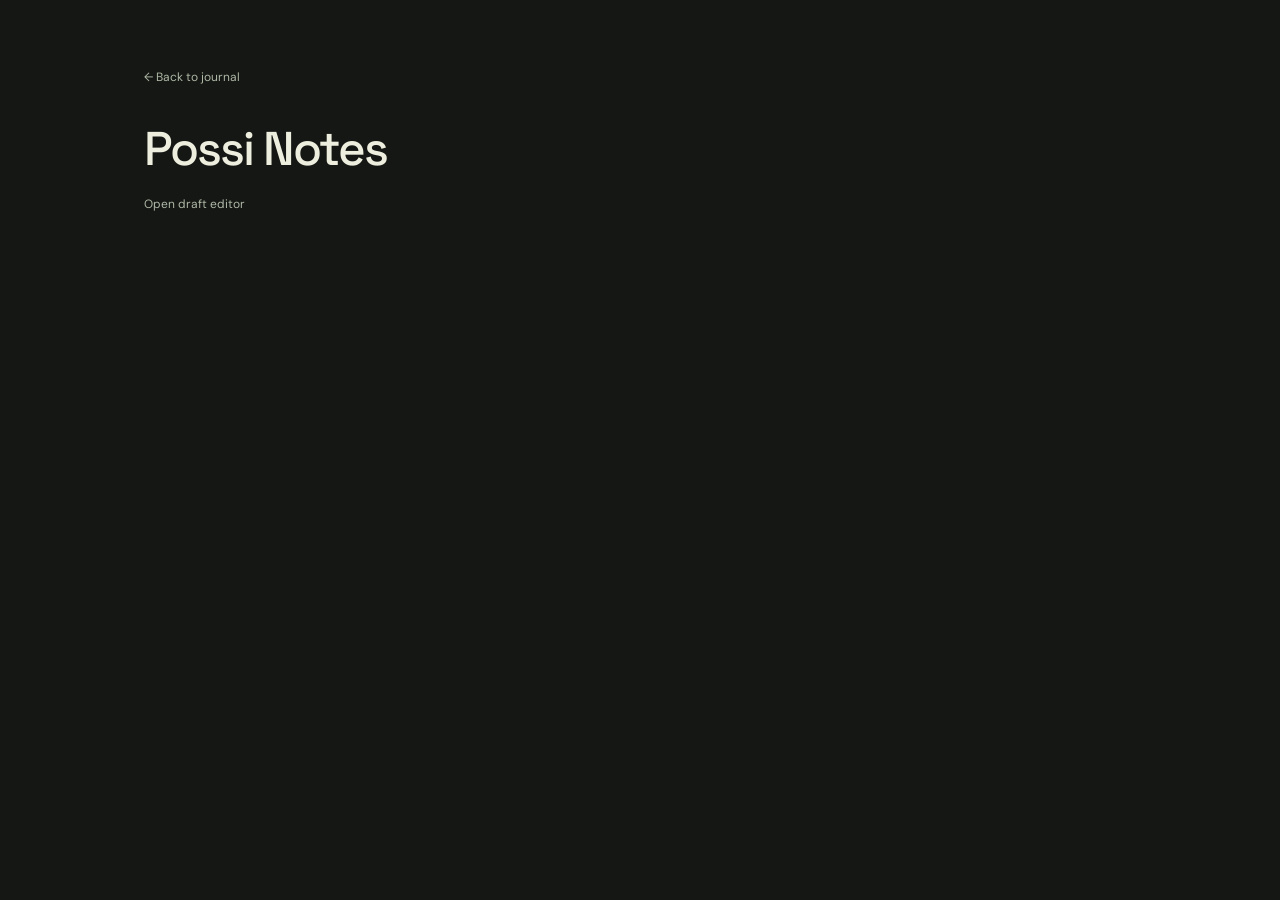
<file: docs/possi-notes.html>
<!doctype html>
<html lang="en">
<head>
  <meta charset="utf-8">
  <meta name="viewport" content="width=device-width, initial-scale=1">
  <meta name="color-scheme" content="dark">
  <title>Possi Notes — In to the Crackrooms</title>
  <link rel="stylesheet" href="style.css">
</head>
<body>
  <main class="developer-sheet">
    <a class="text-button" href="./">← Back to journal</a>
    <h1>Possi Notes</h1>
    <a class="text-button" href="index.html#possi-notes">Open draft editor</a>
  </main>
</body>
</html>
</file>
<file: docs/style.css>
@import url('https://fonts.googleapis.com/css2?family=DM+Sans:wght@400;450;500;600;700&family=Space+Grotesk:wght@400;500;600;700&display=swap');
:root{color-scheme:dark;--bg:#141713;--ink:#eeeede;--muted:#a6ae9b;--line:#373e31;--accent:#d3e88a;--dark:#1f241f;--orange:#b75c31;--font:'DM Sans',sans-serif;--display:'Space Grotesk',sans-serif}*{box-sizing:border-box}body{margin:0;background:var(--bg);color:var(--ink);font:14px/1.6 var(--font)}button,input,textarea,select{font:inherit}button,a,input,textarea,select{-webkit-tap-highlight-color:transparent}button,a{touch-action:manipulation}button{cursor:pointer}a{color:inherit;text-decoration:none}button:focus-visible,a:focus-visible{outline:3px solid #9dba4f;outline-offset:4px}button{color:inherit}h1,h2,h3,p{margin:0}h1,h2,h3{font-family:var(--display);font-weight:500}h1{font-size:48px;line-height:1.1;letter-spacing:-2px}h2{font-size:25px;letter-spacing:-.8px}h3{font-size:17px;letter-spacing:-.3px}.shell{display:grid;grid-template-columns:252px 1fr;min-height:100vh}.sidebar{background:#191d19;color:#d9ddcf;padding:36px 24px;position:sticky;top:0;height:100vh;display:flex;flex-direction:column}.brand{display:flex;gap:12px;align-items:center;font:600 11px var(--display);letter-spacing:1.3px}.brand small{display:block;font:10px var(--font);letter-spacing:0;color:#a3ac99;margin-top:7px}.brand-mark{border:1px solid #7c8769;width:35px;height:42px;font:24px var(--display);padding-left:6px;position:relative;color:var(--accent)}.brand-mark span{position:absolute;right:0;bottom:0;font-size:18px;background:#191d19}.project-label,.eyebrow{font-size:10px;letter-spacing:1.8px;font-weight:600}.project-label{color:#a3ac99;margin:47px 0 10px}.project-button{display:flex;align-items:center;gap:10px;border:1px solid #3e4537;background:#232920;color:#e8eddf;border-radius:5px;padding:12px 10px;text-align:left;width:100%}.project-button span:nth-child(2){flex:1;overflow:hidden;text-overflow:ellipsis;white-space:nowrap}.project-dot{width:6px;height:6px;background:var(--accent);border-radius:50%}nav{display:grid;gap:7px;margin-top:28px}nav a{display:flex;align-items:center;gap:12px;padding:11px 12px;color:#9ba492;border-radius:4px}nav a>span{font-size:19px;width:18px}nav a small{margin-left:auto;opacity:.5;font-size:10px}nav a.active{color:var(--accent);background:#303828}nav a:hover{background:#292e25}.sidebar-bottom{margin-top:auto;padding-top:40px}.save-state{color:#b5c89b;font-size:11px}.sidebar-bottom p{color:#a3ac99;font-size:11px;margin:7px 0 22px}.text-button{display:block;border:0;background:transparent;color:#b0b8a7;padding:4px 0;font-size:12px}.text-button:hover{color:var(--accent)}.storage-note{color:#a3ac99;line-height:1.7;font-size:10px;border-top:1px solid #343b2f;padding-top:17px;margin-top:18px}main{padding:0 46px;min-width:0;max-width:1550px;width:100%;margin:auto}.topbar{height:84px;border-bottom:1px solid var(--line);display:flex;justify-content:space-between;align-items:center;color:var(--muted);font-size:9px;letter-spacing:1.6px}.live-dot{display:inline-block;width:5px;height:5px;border-radius:50%;background:#708557;margin-right:8px}.page-heading{display:flex;justify-content:space-between;align-items:center;gap:20px;margin:38px 0 29px}.page-heading .eyebrow{color:var(--muted);margin-bottom:10px}.page-heading p{color:var(--muted);margin-top:12px;font-size:13px}.button{border:1px solid var(--dark);background:var(--dark);color:#eef3e4;padding:11px 17px;border-radius:4px;font-size:12px;display:inline-flex;gap:18px;align-items:center;justify-content:center;white-space:nowrap}.button:hover{background:#39432e}.button.secondary{background:transparent;color:var(--ink);border-color:#626d53}.button.secondary:hover{background:#303a27}.button.light{background:var(--accent);color:#26321e;border-color:var(--accent)}.hero{display:grid;grid-template-columns:1.25fr 1fr;background:var(--dark);color:#eef1e6;min-height:275px;overflow:hidden;border-radius:6px;position:relative}.hero-copy{padding:33px 36px;z-index:1}.hero .eyebrow{color:#acbb92}.hero h2{font-size:34px;line-height:1.2;letter-spacing:-1.2px;margin:18px 0 12px;max-width:370px}.hero p{color:#a9b1a0;font-size:13px;max-width:365px;margin-bottom:22px}.map{position:relative;background:linear-gradient(90deg,#1f241f00,#293020);min-height:260px;overflow:hidden}.map svg{width:100%;height:100%;position:absolute}.map-caption{position:absolute;bottom:22px;right:24px;font-size:9px;letter-spacing:1.5px;color:#9cae7b}.map-point{animation:pulse 3s infinite}@keyframes pulse{50%{opacity:.4}}.stats{display:grid;grid-template-columns:repeat(4,1fr);border:1px solid var(--line);border-radius:5px;margin:22px 0 32px;background:#1d221b}.stat{padding:18px 22px;border-right:1px solid var(--line)}.stat:last-child{border:0}.stat-label{color:var(--muted);font-size:11px}.stat-value{font-family:var(--display);font-size:29px;line-height:1.3;margin-top:6px}.stat-value small{font:11px var(--font);color:var(--muted);margin-left:7px}.two-column{display:grid;grid-template-columns:1.18fr 1fr;gap:26px}.section-heading{display:flex;align-items:center;justify-content:space-between;margin-bottom:14px;gap:15px}.section-heading a{font-size:11px;color:var(--muted)}.section-heading a:hover{color:var(--orange)}.card{border:1px solid var(--line);border-radius:5px;background:#1d221b;padding:22px}.prompt-card{background:#252d20}.prompt-card .eyebrow{color:#c2d29b}.prompt-card h3{font-size:21px;margin:12px 0 9px}.muted{color:var(--muted)}.small{font-size:12px}.empty{padding:24px 15px;text-align:center}.empty-symbol{color:#b0c28d;font-size:28px;margin-bottom:8px}.empty h3{margin-bottom:8px}.empty p{max-width:340px;margin:0 auto 17px;font-size:12px;color:var(--muted)}.progress-label{display:flex;justify-content:space-between;font-size:11px;margin:13px 0 8px;color:var(--muted)}.progress{height:5px;background:#353d2d;border-radius:5px;overflow:hidden}.progress>div{height:100%;background:#a7bf73;transition:width .2s}.task-row{display:flex;gap:11px;align-items:flex-start;border-top:1px solid var(--line);padding:14px 0}.task-row:first-of-type{border-top:0}.task-check{appearance:none;width:17px;height:17px;flex-shrink:0;border:1px solid #778568;border-radius:3px;margin:3px 0 0;cursor:pointer;background:#151a12}.task-check:checked{background:#73864f;border-color:#73864f}.task-check:checked:after{content:'✓';display:block;color:white;font-size:12px;text-align:center;line-height:15px}.task-row label{flex:1;cursor:pointer}.task-row.done label{text-decoration:line-through;color:var(--muted)}.task-row .task-meta{display:block;font-size:10px;color:var(--muted);margin-top:2px;text-decoration:none}.icon-button{border:0;background:transparent;font-size:20px;line-height:1;padding:5px;color:var(--muted);border-radius:3px}.icon-button:hover{background:#303a27;color:var(--ink)}.filters{display:flex;gap:10px;margin-bottom:24px}.filters input{flex:1}.filters select{width:160px}.entry{background:#1d221b;border:1px solid var(--line);border-radius:5px;margin-bottom:16px;padding:24px}.entry-top{display:flex;align-items:center;justify-content:space-between;gap:15px}.entry-meta{font-size:10px;letter-spacing:.5px;color:var(--muted)}.entry h3{font-size:23px;margin:9px 0 15px;overflow-wrap:anywhere}.entry-body{white-space:pre-wrap;overflow-wrap:anywhere;font-size:13px}.entry-detail{margin-top:17px;border-left:2px solid #65794b;padding-left:14px;white-space:pre-wrap;overflow-wrap:anywhere;font-size:12px}.entry-detail b{display:block;font-size:10px;letter-spacing:1px;color:#bdce99;margin-bottom:4px}.tag{display:inline-block;background:#2d3823;color:#c5d5a5;font-size:10px;border-radius:3px;padding:3px 8px;margin-right:7px}.roadmap{display:grid;grid-template-columns:repeat(2,1fr);gap:20px}.phase-head{display:flex;justify-content:space-between;gap:15px;margin-bottom:5px}.phase-no{font-family:var(--display);font-size:11px;color:var(--orange);letter-spacing:1px;margin-bottom:8px}.phase-desc{font-size:12px;color:var(--muted);margin-bottom:16px}.add-task{border:1px dashed #65774d;background:none;padding:9px;text-align:left;width:100%;border-radius:3px;color:#bdce99;font-size:11px}.add-task:hover{background:#2d3823}.note-grid{display:grid;grid-template-columns:1fr 1fr;gap:20px}.note-grid label{display:block;font-family:var(--display);font-size:19px;margin-bottom:3px}.note-grid .small{margin-bottom:15px}.note-grid textarea{min-height:180px;resize:vertical;background:#151a13}.next-input{width:100%;margin-top:14px;min-height:94px;background:#191f15!important}input,textarea,select{width:100%;border:1px solid #566247;background:#151a13;color:var(--ink);padding:10px 12px;border-radius:4px;outline:none}input:focus,textarea:focus,select:focus{border-color:#a7bf73;box-shadow:0 0 0 2px #b6c59450}textarea{resize:vertical;line-height:1.6}footer{display:flex;justify-content:space-between;border-top:1px solid var(--line);margin-top:38px;padding:21px 0;font-size:8px;letter-spacing:1.2px;color:#a3ac99}dialog{width:min(620px,calc(100% - 28px));max-height:90vh;border:1px solid #586447;border-radius:8px;padding:28px;background:var(--bg);color:var(--ink);box-shadow:0 24px 90px #0005}dialog::backdrop{background:#12190fcc;backdrop-filter:blur(3px)}.modal-head{display:flex;justify-content:space-between;align-items:center}.modal-head .eyebrow{color:var(--muted)}dialog h2{margin:10px 0 21px}.form-field{margin-bottom:14px}.form-field label{display:block;font-size:12px;margin-bottom:5px}.form-row{display:grid;grid-template-columns:1fr 1fr;gap:14px}.modal-actions{display:flex;justify-content:flex-end;gap:9px;margin-top:22px}#toast{position:fixed;bottom:25px;left:50%;transform:translateX(-50%);padding:12px 20px;background:#242d1e;color:#eaf4dc;border-radius:5px;box-shadow:0 4px 30px #0002;font-size:12px;opacity:0;pointer-events:none;transition:opacity .2s;z-index:10}#toast.show{opacity:1}.notice{padding:13px 16px;background:#283120;border:1px solid var(--line);font-size:12px;border-radius:4px;margin-bottom:22px}.delete-warning{color:#f0a38c}.nowrap{white-space:nowrap}@media(min-width:1450px){main{padding:0 60px}.hero{min-height:310px}.hero-copy{padding:40px}.hero h2{font-size:39px}}@media(max-width:1100px){.shell{grid-template-columns:218px 1fr}.sidebar{padding:28px 17px}main{padding:0 28px}.two-column{grid-template-columns:1fr}.hero-copy{padding:26px}.hero h2{font-size:29px}.stat{padding:15px}h1{font-size:40px}.roadmap{gap:14px}}@media(max-width:760px){.shell{display:block}.sidebar{position:static;height:auto;padding:17px 20px}.brand{display:none}.project-label{display:none}.project-button{width:auto;min-width:180px}.sidebar nav{display:flex;overflow:auto;margin-top:15px;gap:5px}nav a{white-space:nowrap;padding:8px;font-size:12px}nav a small,nav a>span{display:none}.sidebar-bottom{padding:0;margin-top:12px;display:flex;align-items:center;gap:16px;flex-wrap:wrap}.sidebar-bottom p,.storage-note{display:none}.save-state,.text-button{font-size:10px}main{padding:0 20px}.topbar{height:57px;font-size:8px;letter-spacing:.8px}.page-heading{margin:28px 0 23px;align-items:flex-start;flex-wrap:wrap}h1{font-size:36px}.page-heading p{font-size:12px}.hero{grid-template-columns:1fr}.map{display:none}.hero h2{max-width:none}.hero-copy{padding:27px}.stats{grid-template-columns:repeat(2,1fr)}.stat:nth-child(2){border-right:0}.stat:nth-child(-n+2){border-bottom:1px solid var(--line)}.roadmap,.note-grid{grid-template-columns:1fr}.filters{flex-wrap:wrap}.filters input{min-width:190px}.filters select{flex:1}.entry{padding:20px}.entry-top{align-items:flex-start}.form-row{grid-template-columns:1fr}.topbar>span:last-child{white-space:nowrap}footer span:last-child{display:none}dialog{padding:22px}}@media(prefers-reduced-motion:reduce){*{animation:none!important;transition:none!important}}@media print{.sidebar,.topbar,.button,footer,.icon-button,.filters{display:none}.shell,main{display:block;padding:0}.entry,.card{break-inside:avoid}body{background:white}}
.sr-only{position:absolute;width:1px;height:1px;padding:0;margin:-1px;overflow:hidden;clip:rect(0,0,0,0);white-space:nowrap;border:0}
/* The expedition's own artwork is the visual anchor. */
:root{--accent:#e4ce85;--orange:#d5b76b}h1{font-size:clamp(30px,3.7vw,48px)}.project-button span:nth-child(2){white-space:normal;font-size:12px}.concept-banner{margin:0;border:1px solid #3e3e30;border-radius:6px;overflow:hidden;background:#1b1c18}.concept-banner>a{display:block}.concept-banner img{display:block;width:100%;height:auto}.concept-banner figcaption{display:flex;justify-content:space-between;gap:15px;padding:12px 17px;color:#c2bea9;font-size:9px;letter-spacing:1px}.concept-banner figcaption a{color:var(--accent)}.expedition-intro{display:grid;grid-template-columns:1fr 1fr;gap:30px;padding:28px 0 6px}.expedition-intro .eyebrow,.vision-lead .eyebrow{color:#d5bd7c}.expedition-intro h2{font-size:27px;line-height:1.25;margin-top:10px}.expedition-intro p{font-size:13px;color:var(--muted);margin-bottom:16px}.vision-lead{padding:36px 0;max-width:710px}.vision-lead h2{font-size:35px;line-height:1.2;margin:12px 0 16px}.vision-lead p{color:#bdc5b0;font-size:15px;line-height:1.8}.vision-grid{display:grid;grid-template-columns:1fr 1fr;gap:20px}.vision-grid h3{font-size:22px;margin:10px 0 14px}.vision-grid p{color:#bdc5b0;font-size:13px;line-height:1.8;margin-top:12px}.workday-strip{background:#24291f;color:#f1edde;padding:25px;margin:24px 0;border-radius:5px}.workday-strip .eyebrow{color:var(--accent)}.workday-strip ol{display:grid;grid-template-columns:repeat(5,1fr);list-style:none;margin:22px 0;padding:0;gap:15px;font-size:12px}.workday-strip li{border-left:1px solid #50573e;padding-left:12px}.workday-strip b{display:block;color:var(--accent);font:11px var(--display);margin-bottom:8px}.workday-strip p{color:#b7bea9;font-size:11px}.prototype-callout{display:flex;align-items:center;gap:25px;background:#292d20}.prototype-callout .eyebrow{color:#d5bd7c}.prototype-callout h3{margin:8px 0}.prototype-callout p{font-size:12px;color:#bdc5b0;max-width:670px}.note-grid textarea{min-height:260px}.page-heading>div{min-width:0}.page-heading h1{overflow-wrap:anywhere}@media(max-width:1100px){.page-heading{flex-wrap:wrap}.workday-strip ol{grid-template-columns:repeat(3,1fr)}}@media(max-width:760px){.expedition-intro,.vision-grid{grid-template-columns:1fr}.expedition-intro{gap:18px}.concept-banner figcaption{flex-wrap:wrap;font-size:8px}.vision-lead h2{font-size:29px}.workday-strip ol{grid-template-columns:1fr 1fr}.prototype-callout{display:block}.prototype-callout .button{margin-top:18px}.topbar{letter-spacing:0;font-size:7px}.project-button{max-width:100%}}

.egg-path{display:grid;grid-template-columns:repeat(4,1fr);gap:1px;background:#424c35;border:1px solid #424c35;border-radius:5px;overflow:hidden}.egg-path>div{background:#242d1e;padding:20px}.egg-path span{font-size:9px;letter-spacing:1.2px;color:#d6c18a}.egg-path h3{margin:10px 0;font-size:19px}.egg-path p{font-size:12px;color:#b7c1a7}.egg-notes textarea{min-height:340px}.vision-grid a{color:#e4ce85;text-decoration:underline}@media(max-width:1100px){.egg-path{grid-template-columns:1fr 1fr}}@media(max-width:760px){.egg-path{grid-template-columns:1fr}.egg-notes textarea{min-height:310px}}

/* Dark surfaces and controls share the same warm expedition palette. */
.button{background:var(--accent);border-color:var(--accent);color:#202617}
.button:hover,.button.light:hover{background:#f0dda3;border-color:#f0dda3}
.button.secondary{background:transparent;color:var(--ink);border-color:#626d53}
.button.secondary:hover{background:#303a27;border-color:#91a175}
input::placeholder,textarea::placeholder{color:#9ca78e;opacity:1}
input:focus-visible,textarea:focus-visible,select:focus-visible{outline:2px solid var(--accent);outline-offset:2px}
.task-check{box-shadow:none}
.task-check:checked{background:#b3c987;border-color:#b3c987}
.task-check:checked:after{color:#18200f}
::selection{background:#687746;color:#fff9df}
@media print{
 :root{color-scheme:light;--bg:#fff;--ink:#20251b;--muted:#505848;--line:#bfc6b4;--accent:#67501e;--orange:#67501e}
 body,.card,.entry,.stats,.notice,.prompt-card,.prototype-callout,.egg-path>div,input,textarea,select,.note-grid textarea,.next-input{background:#fff!important;color:#20251b!important}
 .vision-lead p,.vision-grid p,.prototype-callout p,.egg-path p{color:#3e4934}
}

.economy-section{margin:28px 0}.economy-section .section-heading .eyebrow,.economy-questions>.eyebrow{color:var(--accent)}.economy-section h2{margin-top:8px}.economy-questions{margin-top:20px}.economy-questions details{border-top:1px solid var(--line);padding:15px 0}.economy-questions details:first-of-type{margin-top:15px}.economy-questions details:last-child{padding-bottom:0}.economy-questions summary{cursor:pointer;font-family:var(--display);font-size:16px}.economy-questions summary:focus-visible{outline:2px solid var(--accent);outline-offset:5px}.economy-questions p{color:var(--muted);font-size:13px;line-height:1.8;margin-top:10px;max-width:850px}

.progression-list{display:grid;gap:18px}.progression-stage ul,.vision-grid ul{padding-left:21px;margin:16px 0}.progression-stage li,.vision-grid li{margin:9px 0;color:#c8cfbd;line-height:1.7}.unlock-note{padding:14px 16px;border-left:2px solid var(--accent);background:#252c20;color:#cbd3bd;font-size:13px;white-space:pre-wrap}.unlock-note b{display:block;color:var(--accent);font-size:9px;letter-spacing:1.2px;margin-bottom:7px}.table-scroll{overflow:auto;margin-top:18px}table{border-collapse:collapse;width:100%;text-align:left;font-size:13px}th,td{padding:16px;border-bottom:1px solid var(--line);vertical-align:top}thead th{color:var(--accent);font-size:10px;letter-spacing:1px}tbody th{width:34%;font-weight:500}td{color:#bdc5b0}.art-history{margin-top:24px}.art-history summary{cursor:pointer;color:var(--accent)}.art-history p{margin:12px 0}.art-history img{width:100%;display:block;border-radius:4px}.sidebar{overflow-y:auto}.progression-stage .section-heading{align-items:flex-start}.progression-stage h2{margin-top:8px}@media(max-width:760px){.progression-stage .section-heading{flex-wrap:wrap}.progression-stage h2{font-size:22px}.table-scroll table{min-width:550px}}

.research-section{margin-top:24px}.research-hub h2,.research-section h2{margin:10px 0 16px}.research-hub p,.research-section p,.program-body p{color:#bdc5b0;line-height:1.8}.research-section ol,.research-section ul{padding-left:22px;margin:16px 0}.research-section li{color:#c8cfbd;margin:10px 0;line-height:1.7}.desktop-sources{display:flex;flex-wrap:wrap;gap:10px;margin:22px 0}.desktop-sources span{border:1px solid var(--line);border-radius:4px;padding:9px 13px;color:var(--accent);font-size:12px}.research-library{display:grid;gap:12px}.research-program summary{display:flex;align-items:center;gap:18px;cursor:pointer;list-style:none}.research-program summary::-webkit-details-marker{display:none}.research-program summary:after{content:'+';margin-left:auto;color:var(--accent);font-size:24px}.research-program[open] summary:after{content:'−'}.research-program summary:focus-visible{outline:2px solid var(--accent);outline-offset:8px}.research-program strong{display:block;font-family:var(--display);font-size:18px}.research-program small{display:block;margin-top:5px;color:var(--muted);font-size:12px}.program-index{font-family:var(--mono);color:var(--accent);font-size:12px}.program-body{border-top:1px solid var(--line);margin-top:20px;padding-top:6px}.program-body h3{font-size:14px;margin:20px 0 7px}.research-note{margin:24px 0 0}.research-note label{font-size:12px}.research-note textarea{min-height:95px}.research-section .notice{margin-top:20px}

.egg-art-gallery{margin-top:28px}.egg-art-gallery h2{margin:10px 0}.egg-art-gallery>.section-heading p{max-width:760px;line-height:1.8}.egg-art-grid{display:grid;grid-template-columns:repeat(2,minmax(0,1fr));gap:22px}.egg-art-card{padding:0;margin:0;overflow:hidden;align-self:start}.egg-art-card>a{display:block}.egg-art-card img{display:block;width:100%;height:auto;aspect-ratio:3/2;object-fit:contain;background:#121510}.egg-art-card figcaption{padding:22px}.egg-art-card h3{font-size:22px;margin:8px 0 10px}.art-tool{display:inline-block;color:var(--accent);font-size:12px;padding:7px 10px;background:#252c20;border-radius:3px}.egg-art-card p{font-size:13px;color:#bdc5b0;line-height:1.8;margin:15px 0}.art-full-link{font-size:12px}.egg-art-card a:focus-visible{outline:2px solid var(--accent);outline-offset:-3px}.egg-art-card:last-child{grid-column:1/-1;display:grid;grid-template-columns:3fr 2fr;align-items:center}.egg-art-card:last-child figcaption{padding:26px}@media(max-width:900px){.egg-art-grid{grid-template-columns:1fr}.egg-art-card:last-child{display:block}.egg-art-card figcaption,.egg-art-card:last-child figcaption{padding:20px}}

.survey-warning{line-height:1.8}.survey-intro ol,.survey-baseline ul{padding-left:22px;line-height:1.8;color:#bdc5b0}.survey-intro li{margin:8px 0}.survey-metadata{display:grid;grid-template-columns:1.2fr .8fr 1fr;gap:18px;margin-top:24px}.survey-baseline{margin-top:18px;border-top:1px solid var(--line);padding-top:18px}.survey-baseline summary{cursor:pointer;color:var(--accent)}.survey-toolbar{display:flex;align-items:center;justify-content:space-between;gap:16px;flex-wrap:wrap;margin:24px 0;padding:16px;background:#252c20;border:1px solid var(--line);border-radius:6px}.survey-toolbar>div{display:flex;gap:10px;flex-wrap:wrap}.survey-toolbar>span{font-size:13px;color:var(--accent)}.survey-jumps{display:flex;flex-wrap:wrap;gap:8px;margin-bottom:24px}.survey-jumps button{font:inherit;font-size:12px;text-align:left;background:transparent;border:1px solid var(--line);padding:9px 12px;color:#c8cfbd;border-radius:3px;cursor:pointer}.survey-jumps button:hover{border-color:var(--accent)}.survey-sections{display:grid;gap:16px}.survey-section{scroll-margin-top:20px}.survey-section>summary{cursor:pointer;font-family:var(--display);font-size:22px;color:var(--ink)}.survey-section>summary small{font-size:11px;color:var(--muted);margin-left:16px;white-space:nowrap}.survey-purpose{margin:18px 0;color:var(--muted);line-height:1.8}.survey-question{border-top:1px solid var(--line);padding-top:25px;margin-top:25px}.survey-question h3{font-size:20px;margin:8px 0 14px}.survey-question ul{padding-left:20px;margin:16px 0 22px}.survey-question li{font-size:13px;line-height:1.8;color:#bdc5b0;margin:8px 0}.survey-question textarea{min-height:110px;resize:vertical;line-height:1.7}.survey-answer-footer{display:grid;grid-template-columns:1fr 2fr;gap:20px;margin-top:18px}.survey-answer-footer textarea{min-height:80px}.survey-question label{font-size:12px}.survey-finish{margin-top:24px}.survey-finish h2{margin-bottom:15px}.survey-finish p{line-height:1.8;color:#bdc5b0;margin:14px 0}.survey-section>summary:focus-visible,.survey-jumps button:focus-visible{outline:2px solid var(--accent);outline-offset:5px}@media(max-width:760px){.survey-metadata,.survey-answer-footer{grid-template-columns:1fr}.survey-section>summary{font-size:19px}.survey-section>summary small{display:block;margin:8px 0 0}.survey-toolbar .button{font-size:12px}}@media print{.survey-toolbar,.survey-jumps{display:none}.survey-question{break-inside:avoid}.survey-section{break-inside:auto}}

.section-concept{padding:0;margin:24px 0;overflow:hidden}.section-concept>a{display:block}.section-concept img{display:block;width:100%;height:auto;aspect-ratio:3/2}.section-concept figcaption{padding:22px 26px}.section-concept h3{font-size:22px;margin:10px 0}.section-concept p{font-size:13px;line-height:1.8;color:#bdc5b0;margin:12px 0 16px}.section-concept figcaption>a{font-size:12px}.section-concept small{display:block;color:var(--muted);font-size:11px;line-height:1.6;margin-top:12px}.section-concept a:focus-visible{outline:2px solid var(--accent);outline-offset:-3px}.journey-inspiration{margin:30px 0}.journey-inspiration h2{margin:10px 0}.journey-inspiration>p{max-width:760px;line-height:1.8}.section-concept-grid{display:grid;grid-template-columns:repeat(2,minmax(0,1fr));gap:20px}.section-concept-grid .section-concept{margin:18px 0 0;align-self:start}.section-concept-grid figcaption{padding:22px}.section-concept-grid h3{font-size:20px}@media(max-width:900px){.section-concept-grid{grid-template-columns:1fr}.section-concept figcaption{padding:20px}}

.lore-section{margin-top:26px}.lore-premise h2,.lore-section h2{margin:10px 0 16px}.lore-premise p,.lore-section p{color:#bdc5b0;line-height:1.85;margin:12px 0}.lore-premise .notice{margin-top:22px}.lore-reference{padding:0;overflow:hidden;margin:24px 0}.lore-reference img{display:block;width:100%;height:auto}.lore-reference figcaption{padding:18px 24px;font-size:12px;color:var(--muted);line-height:1.8}.lore-brief blockquote{margin:22px 0;padding:10px 24px;border-left:3px solid var(--accent);font-size:17px;line-height:1.9;color:#e1e4d6}.lore-theories{display:grid;grid-template-columns:repeat(3,minmax(0,1fr));gap:24px;margin:25px 0}.lore-theories h3{font-size:18px}.lore-section ul{padding-left:22px;color:#bdc5b0}.lore-section li{margin:12px 0;line-height:1.8}.lore-section table{min-width:760px}.lore-section tbody th{width:18%}.lore-section .note-grid textarea{min-height:190px}@media(max-width:900px){.lore-theories{grid-template-columns:1fr}.lore-brief blockquote{padding-left:16px;font-size:15px}}

/* Dedicated concept-art collection */
.art-intro{display:flex;align-items:flex-start;gap:22px;border-top:1px solid var(--line);border-bottom:1px solid var(--line);padding:22px 0;margin:0 0 28px}.art-intro .tag{white-space:nowrap;margin-top:4px}.art-intro p{margin:0;max-width:780px;color:var(--muted);line-height:1.8}.art-toolbar{display:flex;align-items:center;justify-content:space-between;gap:20px;margin-bottom:22px}.art-filters{display:flex;gap:8px;flex-wrap:wrap}.art-filters .button{font-size:12px;padding:10px 14px}.art-filters .button[aria-pressed="true"],.art-filters .button[aria-pressed="true"]:hover{background:#e4ce85;color:#141713;border-color:#e4ce85}#art-count{font-size:12px;color:var(--muted);white-space:nowrap}.art-grid{display:grid;grid-template-columns:repeat(2,minmax(0,1fr));gap:26px}.art-card{margin:0;border:1px solid var(--line);background:#1c211a;overflow:hidden;border-radius:8px;align-self:start}.art-image-button{display:block;width:100%;padding:0;border:0;background:#10120f;position:relative;cursor:zoom-in}.art-image-button img{display:block;width:100%;height:auto;aspect-ratio:3/2}.art-enlarge{position:absolute;right:14px;bottom:14px;padding:8px 11px;background:#10120fe8;color:#e8ebdf;font-size:11px;border:1px solid #ffffff30;border-radius:4px}.art-image-button:focus-visible{outline:3px solid var(--accent);outline-offset:-3px}.art-card figcaption{padding:24px}.art-card-meta{display:flex;justify-content:space-between;gap:10px;color:var(--muted);font-size:10px;letter-spacing:1.4px;text-transform:uppercase}.art-card h2{font-size:24px;margin:14px 0}.art-card p{font-size:13px;line-height:1.85;color:#bdc5b0}.art-card .art-review{border-left:2px solid #536144;padding-left:13px;margin:20px 0;color:var(--muted)}.art-review strong{display:block;color:#d6dec8;font-size:10px;letter-spacing:1px;text-transform:uppercase}.art-card a{font-size:12px}.art-related{margin-top:32px}.art-related p{color:var(--muted);line-height:1.8}.art-related>div{display:flex;flex-wrap:wrap;gap:20px;font-size:12px}#art-viewer{width:min(1180px,94vw);max-width:none;max-height:94dvh;padding:0;background:#181d16;border:1px solid #59644e;color:#e8ebdf;overflow:auto}#art-viewer::backdrop{background:#080b08ed}.art-viewer-head{display:flex;justify-content:space-between;align-items:center;padding:12px 20px;position:sticky;top:0;background:#181d16;z-index:1}.art-viewer-head p{margin:0;font-size:12px;color:var(--muted)}#art-viewer-image{display:block;width:100%;height:auto;max-height:62dvh;object-fit:contain;background:#0c0f0b}.art-viewer-details{padding:22px 26px}.art-viewer-details h2{margin:0 0 12px}.art-viewer-details p{font-size:13px;line-height:1.8;color:#bdc5b0;margin:8px 0}.art-viewer-actions{display:flex;justify-content:space-between;align-items:center;gap:14px;margin:20px 0 14px}.art-viewer-actions a{font-size:12px}.art-viewer-details small{color:var(--muted);font-size:11px}body:has(#art-viewer[open]){overflow:hidden}@media(max-width:900px){.art-grid{grid-template-columns:1fr}.art-toolbar{align-items:flex-start;flex-direction:column;gap:4px}.art-intro{flex-direction:column;gap:12px}.art-card figcaption{padding:20px}}@media(max-width:520px){.art-viewer-details{padding:18px}.art-viewer-actions{flex-wrap:wrap}.art-viewer-actions a{order:3;width:100%;text-align:center}.art-filters .button{padding:9px 11px}}

.developer-sheet { max-width: 70rem; margin-inline: auto; padding: clamp(1.5rem, 5vw, 4rem); }
.developer-sheet h1 { margin-block: 2rem 1rem; }
</file>
<file: docs/michael-notes.css>
.michael-sheet {
  max-width: 74rem;
  --route: #cde990;
  --return: #97cbd5;
  --gate: #e5b885;
  --surface: #20251e;
}
.sheet-links, .jump-links { display: flex; flex-wrap: wrap; gap: 1rem 1.5rem; }
.sheet-links { justify-content: space-between; }
.sheet-links a, .jump-links a { color: var(--accent); text-decoration: underline; text-underline-offset: .25em; }
.sheet-intro { margin-block: 3.5rem 1.75rem; max-width: 51rem; }
.sheet-intro h1 { margin: .5rem 0 1rem; font-size: clamp(2.4rem, 6vw, 4.5rem); }
.sheet-intro p { font-size: 1.12rem; }
.jump-links { border-block: 1px solid var(--line); padding-block: 1rem; }
.michael-sheet section { margin-block: 3.5rem; scroll-margin-top: 1rem; }
.michael-sheet h2 { font-size: clamp(1.65rem, 4vw, 2.4rem); margin-bottom: 1rem; }
.michael-sheet h3 { margin-bottom: .4rem; font-size: 1.08rem; }
.michael-sheet figure { margin: 0; }
.map-grid { display: grid; grid-template-columns: minmax(0, 1.3fr) minmax(14rem, .85fr); gap: 1.5rem; align-items: center; }
.drawing { background: #1b201a; border: 1px solid var(--line); border-radius: .45rem; padding: clamp(.4rem, 2.5vw, 1.4rem); }
.drawing figcaption { margin: .8rem .4rem .3rem; color: var(--muted); font-size: .88rem; }
.drawing svg { width: 100%; height: auto; display: block; font-family: var(--font); }
.route-box { fill: #272f22; stroke: #637553; }
.route-name { fill: var(--ink); font-size: 17px; font-weight: 600; }
.route-small { fill: #c1c9b8; font-size: 14px; }
.route-label { fill: var(--route); font-size: 14px; }
.flow-notes, .stage-list, .questions { padding-left: 1.5rem; }
.flow-notes li, .questions li { margin: .85rem 0; }
.flow-notes li::marker, .stage-list li::marker { color: var(--route); font-weight: 700; }
.chain { display: flex; flex-wrap: wrap; align-items: center; gap: .45rem .6rem; margin: 0 0 1.5rem; padding: 0; list-style: none; }
.chain li { color: var(--route); }
.chain li + li::before { content: "→"; color: var(--muted); margin-right: .6rem; }
.sequence-grid { display: grid; grid-template-columns: repeat(2,minmax(0,1fr)); gap: 1rem; }
.stage-list { max-width: 55rem; }
.stage-list li { padding: 0 0 1rem .6rem; border-bottom: 1px solid var(--line); margin-bottom: 1rem; }
.inventory { display: grid; grid-template-columns: repeat(2,minmax(0,1fr)); gap: 0 2rem; margin: 0; }
.inventory > div { border-top: 1px solid var(--line); padding-block: .85rem; }
.inventory dt { font-weight: 650; color: var(--ink); }
.inventory dd { margin: .2rem 0 0; color: #c0c8b5; }
@media (max-width: 800px) { .map-grid, .sequence-grid { grid-template-columns: 1fr; } }
@media (max-width: 540px) { .inventory { grid-template-columns: 1fr; } .sheet-intro { margin-top: 2rem; } }

.objective-reward { margin-top: .55rem; }
.objective-reward strong { color: var(--route); margin-right: .4rem; }

.raw-note summary {
  width: fit-content;
  padding: .3rem .75rem;
  border: 1px solid var(--line);
  border-radius: .35rem;
  color: var(--accent);
  background: var(--surface);
  cursor: pointer;
}
.raw-note summary:focus-visible { outline: 2px solid var(--accent); outline-offset: 3px; }
.raw-note:not([open]) .when-open, .raw-note[open] .when-closed { display: none; }
.raw-note pre {
  padding: 1rem;
  background: var(--surface);
  font: inherit;
  white-space: pre-wrap;
  overflow-wrap: anywhere;
}

.kit-table { width: 100%; margin: 1rem 0 2rem; border-collapse: collapse; table-layout: fixed; }
.kit-table caption { text-align: left; font-size: 1.2rem; color: var(--route); margin-bottom: .5rem; }
.kit-table th, .kit-table td { padding: .65rem .75rem; text-align: left; vertical-align: top; overflow-wrap: break-word; }
.kit-table th:first-child { width: 32%; }
.sphere-cutaway svg { max-width: 38rem; margin-inline: auto; }

.journey-sequence { --lane-width: clamp(8rem, 27%, 16rem); }
.journey-jumps { display: flex; flex-wrap: wrap; gap: .35rem 2rem; margin: 1rem 0 2rem; padding-left: 1.5rem; }
.journey-jumps a, .journey-events a { color: var(--route); text-underline-offset: .2em; text-decoration: underline; }
.journey-phase { margin: 1.5rem 0; border: 1px solid var(--line); border-radius: .4rem; overflow: hidden; }
.journey-phase header { padding: .8rem 1rem; background: var(--surface); }
.journey-phase header p { color: var(--muted); }
.journey-axis { display: grid; grid-template-columns: repeat(4, 1fr); width: var(--lane-width); padding: .45rem 0; text-align: center; font-size: .8rem; color: var(--return); }
.journey-events { list-style: none; margin: 0; padding: 0; }
.journey-events li { display: grid; grid-template-columns: var(--lane-width) minmax(0,1fr); border-top: 1px solid var(--line); }
.journey-events li > div { padding: .65rem 1rem; }
.journey-events p { margin-top: .15rem; }
.journey-line { display: flex; align-items: center; background-image: linear-gradient(to right, transparent calc(50% - .5px), #52604d calc(50% - .5px), #52604d calc(50% + .5px), transparent calc(50% + .5px)); background-size: 25% 100%; }
.journey-line svg { display: block; width: 100%; color: var(--route); }
.journey-line path { fill: none; stroke: currentColor; stroke-width: 2; stroke-linecap: round; stroke-linejoin: round; }
.journey-line circle { fill: currentColor; }
@media (max-width: 540px) {
  .journey-sequence { --lane-width: 6.9rem; }
  .journey-axis { font-size: .65rem; }
  .journey-events li > div { padding: .5rem; }
}
</file>
